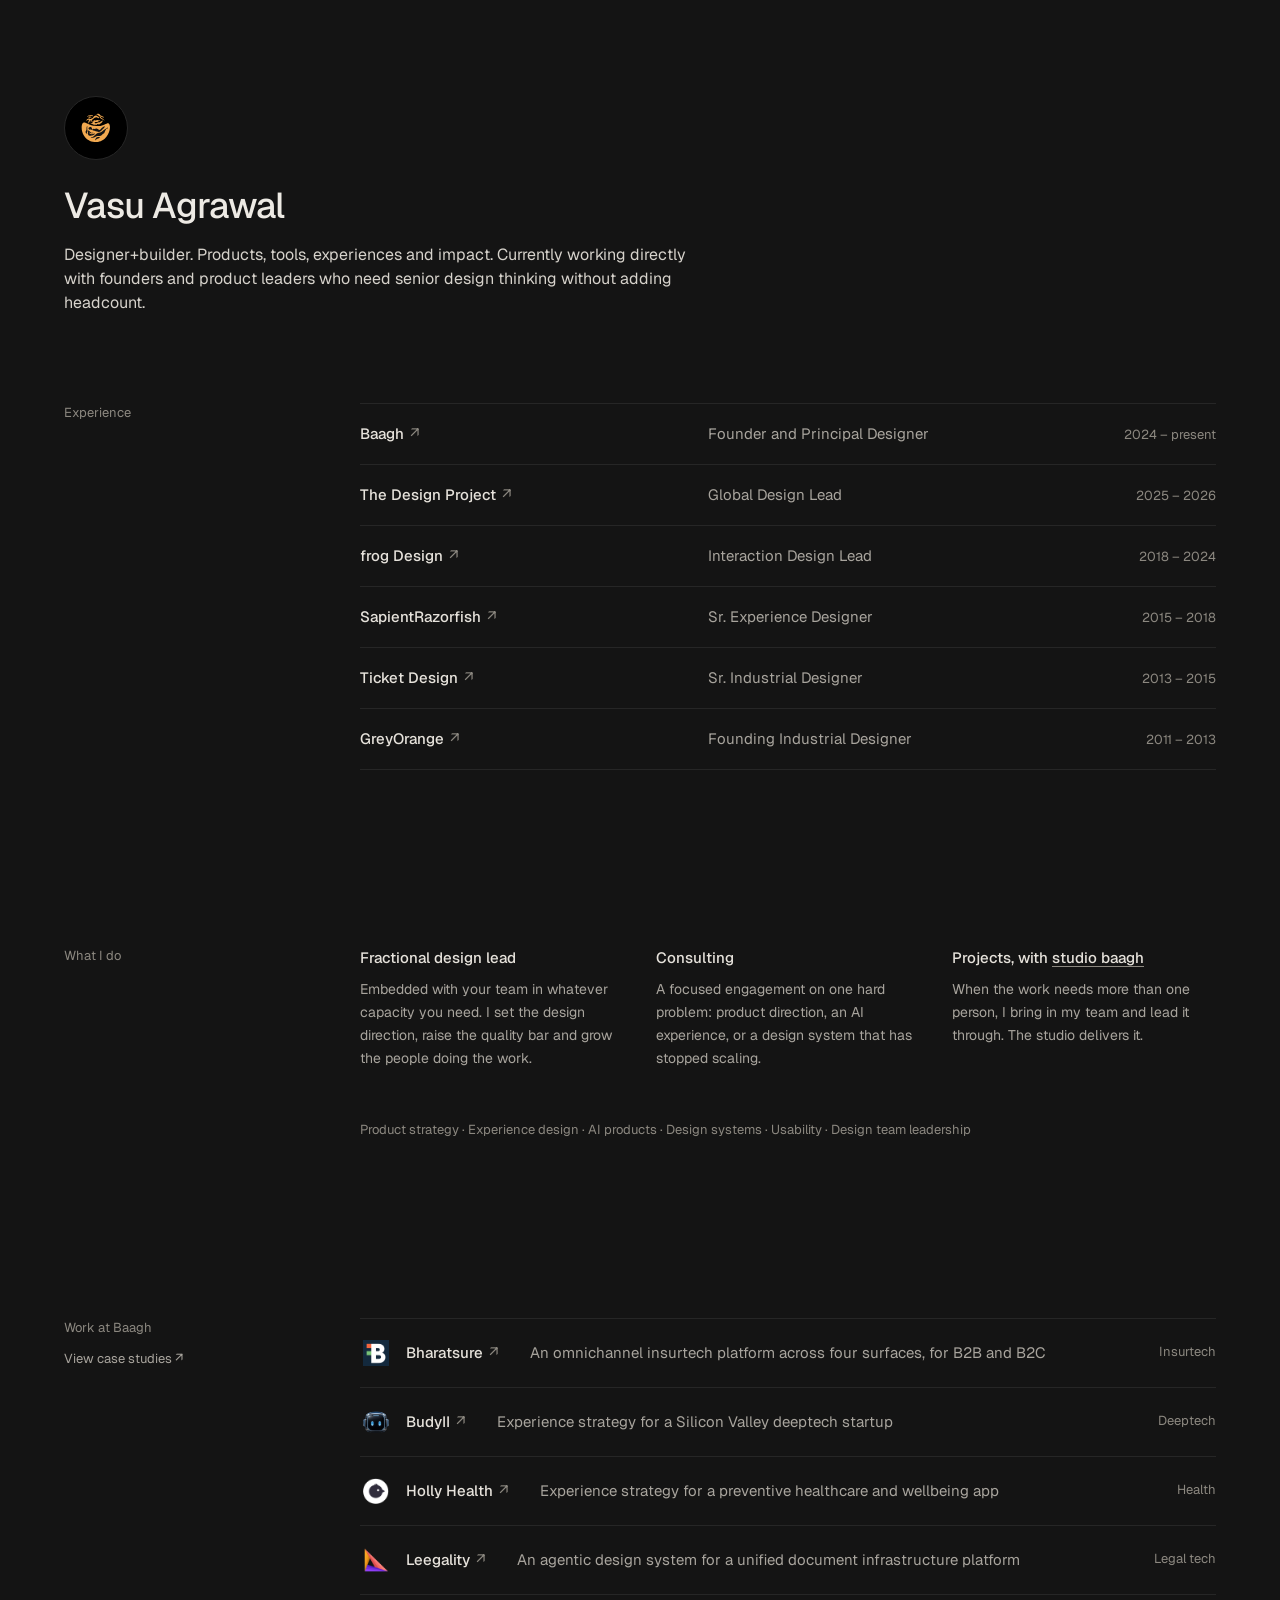
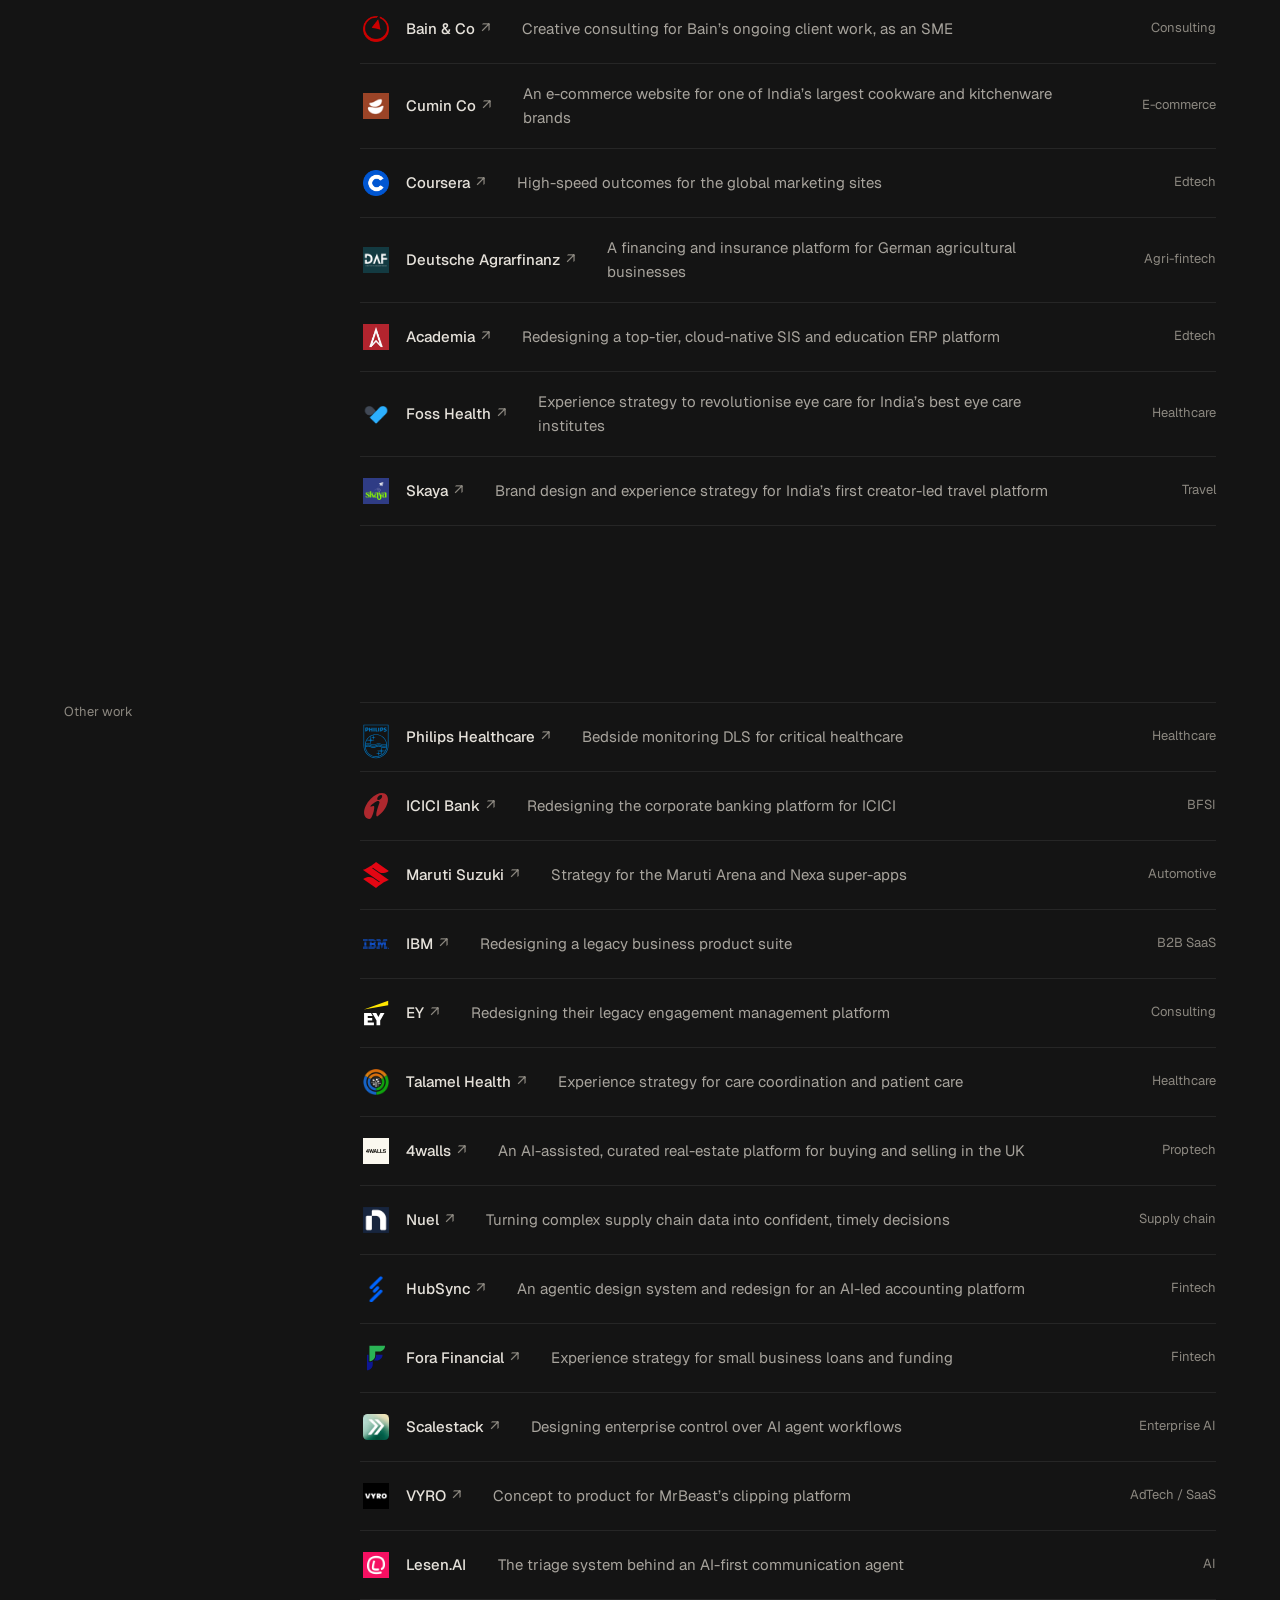
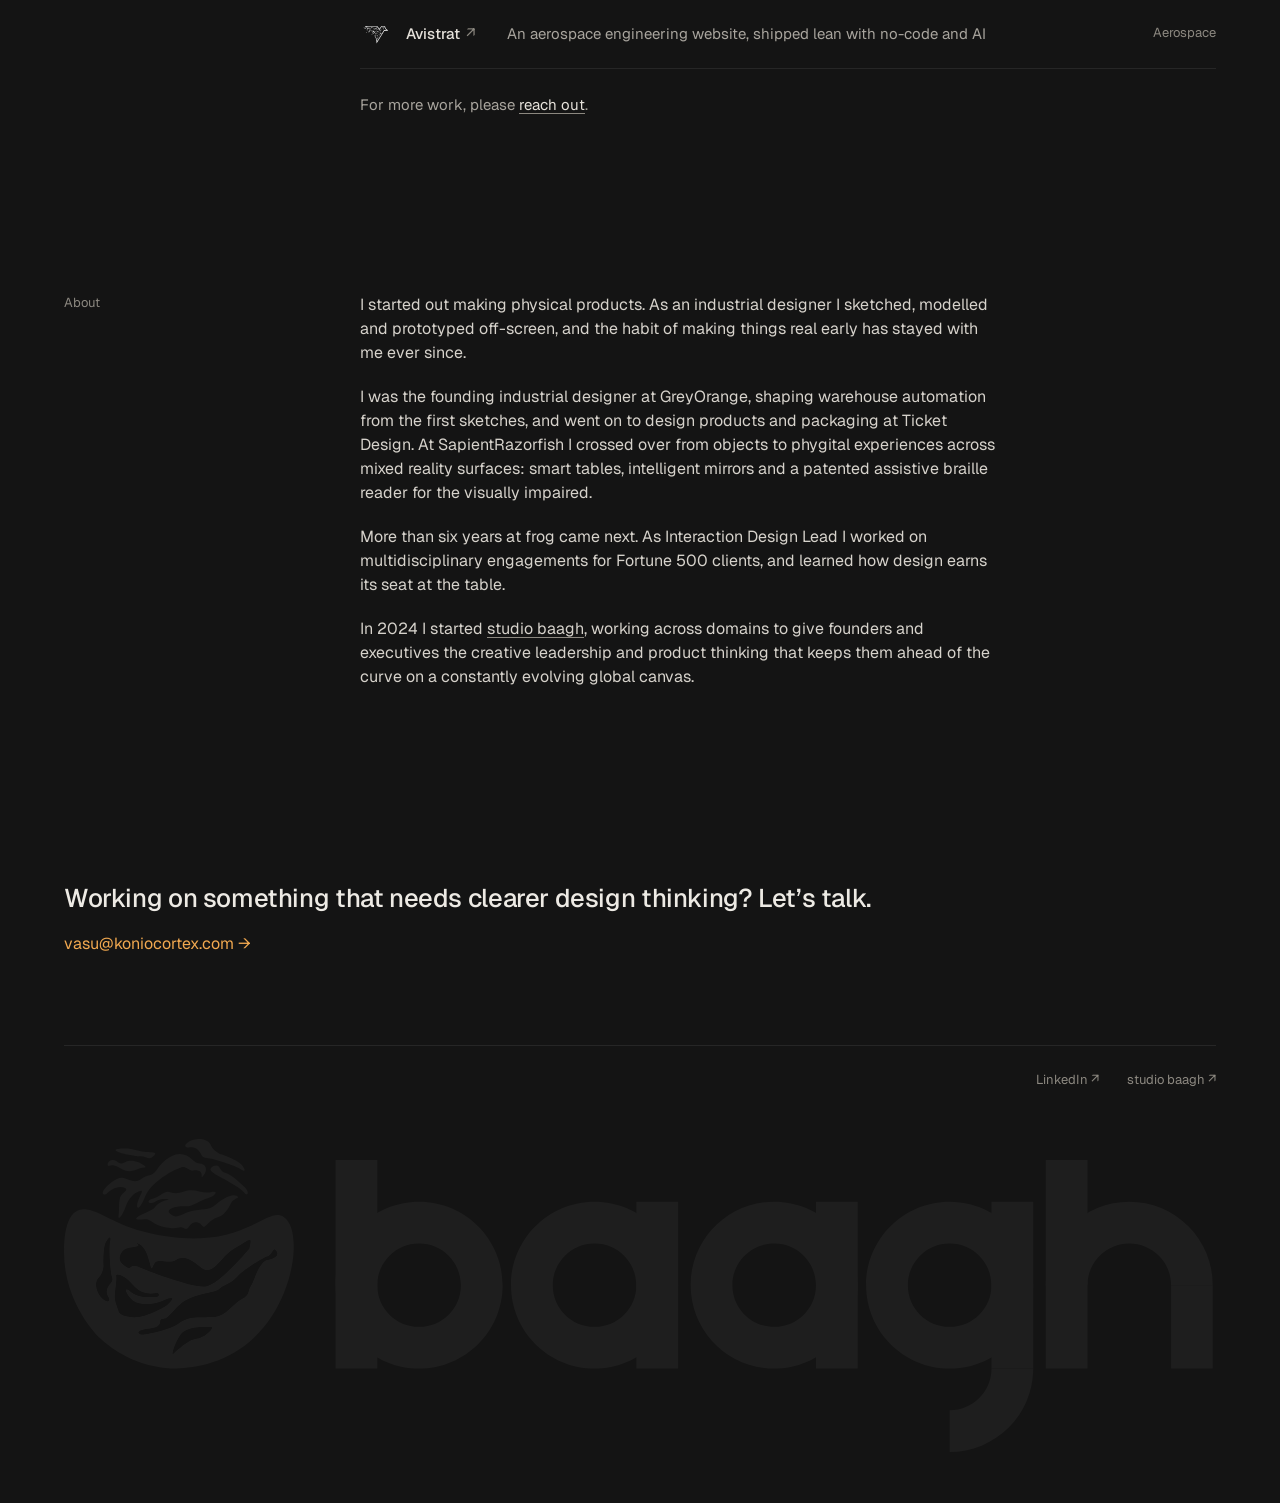
<file: index.html>
<!doctype html>
<html lang="en">
<head>
  <meta charset="utf-8">
  <meta name="viewport" content="width=device-width, initial-scale=1">
  <title>Vasu Agrawal — baagh</title>
  <meta name="description" content="Vasu Agrawal is a fractional design lead and consultant for founders and product teams.">
  <meta name="theme-color" content="#000000">
  <link rel="icon" href="assets/tiger-mark.svg" type="image/svg+xml">
  <link rel="preconnect" href="https://fonts.googleapis.com">
  <link rel="preconnect" href="https://fonts.gstatic.com" crossorigin>
  <link href="https://fonts.googleapis.com/css2?family=Geist:wght@400;500&display=swap" rel="stylesheet">
  <link rel="stylesheet" href="styles.css">
  <script src="script.js" defer></script>
</head>
<body id="top">
  <a class="skip" href="#main">Skip to content</a>

  <!-- Hidden on load; script.js reveals it once What I do enters the viewport. -->
  <header class="site-header" data-reveal>
    <nav class="nav wrap" aria-label="Main">
      <div class="nav-links">
        <a href="#about">About</a>
        <a href="#expertise">What I do</a>
        <a href="#work">Work</a>
        <a href="#contact">Contact</a>
      </div>
      <a class="nav-cta" href="https://www.baaghdesign.co" target="_blank" rel="noopener">studio baagh<span class="arrow" aria-hidden="true">↗</span></a>
    </nav>
  </header>

  <main id="main" class="wrap">

    <div class="intro">
      <span class="avatar"><img src="assets/tiger-mark.svg" alt="" width="40" height="40"></span>
      <h1 class="name">Vasu Agrawal</h1>
      <p class="intro-copy">Designer+builder. Products, tools, experiences and impact. Currently working directly with founders and product leaders who need senior design thinking without adding headcount.</p>
    </div>

    <section id="experience" class="sec sec-first">
      <h2 class="sec-label">Experience</h2>
      <div class="sec-body">
        <div class="rows">
          <div class="row">
            <span class="row-title"><a class="org" href="https://www.baaghdesign.co" target="_blank" rel="noopener">Baagh<span class="arrow" aria-hidden="true">↗</span></a></span>
            <span class="row-mid">Founder and Principal Designer</span>
            <span class="row-end">2024 – present</span>
          </div>
          <div class="row">
            <span class="row-title"><a class="org" href="https://designproject.io" target="_blank" rel="noopener">The Design Project<span class="arrow" aria-hidden="true">↗</span></a></span>
            <span class="row-mid">Global Design Lead</span>
            <span class="row-end">2025 – 2026</span>
          </div>
          <div class="row">
            <span class="row-title"><a class="org" href="https://www.frog.co" target="_blank" rel="noopener">frog Design<span class="arrow" aria-hidden="true">↗</span></a></span>
            <span class="row-mid">Interaction Design Lead</span>
            <span class="row-end">2018 – 2024</span>
          </div>
          <div class="row">
            <span class="row-title"><a class="org" href="https://www.publicissapient.com" target="_blank" rel="noopener">SapientRazorfish<span class="arrow" aria-hidden="true">↗</span></a></span>
            <span class="row-mid">Sr. Experience Designer</span>
            <span class="row-end">2015 – 2018</span>
          </div>
          <div class="row">
            <span class="row-title"><a class="org" href="https://www.ticketdesign.com" target="_blank" rel="noopener">Ticket Design<span class="arrow" aria-hidden="true">↗</span></a></span>
            <span class="row-mid">Sr. Industrial Designer</span>
            <span class="row-end">2013 – 2015</span>
          </div>
          <div class="row">
            <span class="row-title"><a class="org" href="https://www.greyorange.com" target="_blank" rel="noopener">GreyOrange<span class="arrow" aria-hidden="true">↗</span></a></span>
            <span class="row-mid">Founding Industrial Designer</span>
            <span class="row-end">2011 – 2013</span>
          </div>
        </div>
      </div>
    </section>

    <section id="expertise" class="sec">
      <h2 class="sec-label">What I do</h2>
      <div class="sec-body">
        <div class="cols3">
          <div>
            <h3 class="offer-title">Fractional design lead</h3>
            <p class="offer-copy">Embedded with your team in whatever capacity you need. I set the design direction, raise the quality bar and grow the people doing the work.</p>
          </div>
          <div>
            <h3 class="offer-title">Consulting</h3>
            <p class="offer-copy">A focused engagement on one hard problem: product direction, an AI experience, or a design system that has stopped scaling.</p>
          </div>
          <div>
            <h3 class="offer-title">Projects, with <a class="link" href="https://www.baaghdesign.co" target="_blank" rel="noopener">studio baagh</a></h3>
            <p class="offer-copy">When the work needs more than one person, I bring in my team and lead it through. The studio delivers it.</p>
          </div>
        </div>
        <p class="tags">Product strategy · Experience design · AI products · Design systems · Usability · Design team leadership</p>
      </div>
    </section>

    <section id="work" class="sec work">
      <div class="sec-label">
        <h2 class="sec-label-text">Work at Baagh</h2>
        <a href="https://www.baaghdesign.co" target="_blank" rel="noopener">View case studies ↗</a>
      </div>
      <div class="sec-body">
        <!--
          Each row:
          - Logo: replace the initial inside .row-logo with
            <img src="assets/logos/<client>.svg" alt="">
          - Preview: data-preview points to an image (or .mp4/.webm) shown in
            the floating thumbnail on hover. Missing files fall back to a
            placeholder, so drop files into assets/work/ and they appear.
        -->
        <div class="rows">
          <a class="row work-row" href="https://bharatsure.com" target="_blank" rel="noopener" data-preview="assets/work/bharatsure.jpg">
            <span class="row-title"><span class="row-logo" aria-hidden="true"><img src="assets/logos/bharatsure.png" alt=""></span>Bharatsure<span class="arrow" aria-hidden="true">↗</span></span>
            <span class="row-mid">An omnichannel insurtech platform across four surfaces, for B2B and B2C</span>
            <span class="row-end">Insurtech</span>
          </a>
          <a class="row work-row" href="https://budybot.ai" target="_blank" rel="noopener" data-preview="assets/work/budyii.jpg">
            <span class="row-title"><span class="row-logo" aria-hidden="true"><img src="assets/logos/budyii.png" alt=""></span>BudyII<span class="arrow" aria-hidden="true">↗</span></span>
            <span class="row-mid">Experience strategy for a Silicon Valley deeptech startup</span>
            <span class="row-end">Deeptech</span>
          </a>
          <a class="row work-row" href="https://www.hollyhealth.io" target="_blank" rel="noopener" data-preview="assets/work/holly-health.jpg">
            <span class="row-title"><span class="row-logo" aria-hidden="true"><img src="assets/logos/holly-health-light.png" alt=""></span>Holly Health<span class="arrow" aria-hidden="true">↗</span></span>
            <span class="row-mid">Experience strategy for a preventive healthcare and wellbeing app</span>
            <span class="row-end">Health</span>
          </a>
          <a class="row work-row" href="https://www.leegality.com" target="_blank" rel="noopener" data-preview="assets/work/leegality.jpg">
            <span class="row-title"><span class="row-logo" aria-hidden="true"><img src="assets/logos/leegality.png" alt=""></span>Leegality<span class="arrow" aria-hidden="true">↗</span></span>
            <span class="row-mid">An agentic design system for a unified document infrastructure platform</span>
            <span class="row-end">Legal tech</span>
          </a>
          <a class="row work-row" href="https://www.bain.com" target="_blank" rel="noopener">
            <span class="row-title"><span class="row-logo" aria-hidden="true"><img src="assets/logos/bain.png" alt=""></span>Bain &amp; Co<span class="arrow" aria-hidden="true">↗</span></span>
            <span class="row-mid">Creative consulting for Bain’s ongoing client work, as an SME</span>
            <span class="row-end">Consulting</span>
          </a>
          <a class="row work-row" href="https://www.cuminco.com" target="_blank" rel="noopener" data-preview="assets/work/cumin-co.jpg">
            <span class="row-title"><span class="row-logo" aria-hidden="true"><img src="assets/logos/cumin-co.png" alt=""></span>Cumin Co<span class="arrow" aria-hidden="true">↗</span></span>
            <span class="row-mid">An e-commerce website for one of India’s largest cookware and kitchenware brands</span>
            <span class="row-end">E-commerce</span>
          </a>
          <a class="row work-row" href="https://www.coursera.org" target="_blank" rel="noopener" data-preview="assets/work/coursera.jpg">
            <span class="row-title"><span class="row-logo" aria-hidden="true"><img src="assets/logos/coursera.png" alt=""></span>Coursera<span class="arrow" aria-hidden="true">↗</span></span>
            <span class="row-mid">High-speed outcomes for the global marketing sites</span>
            <span class="row-end">Edtech</span>
          </a>
          <a class="row work-row" href="https://www.deutsche-agrarfinanz.de" target="_blank" rel="noopener" data-preview="assets/work/deutsche-agrarfinanz.jpg">
            <span class="row-title"><span class="row-logo" aria-hidden="true"><img src="assets/logos/deutsche-agrarfinanz.png" alt=""></span>Deutsche Agrarfinanz<span class="arrow" aria-hidden="true">↗</span></span>
            <span class="row-mid">A financing and insurance platform for German agricultural businesses</span>
            <span class="row-end">Agri-fintech</span>
          </a>
          <a class="row work-row" href="https://www.academiaerp.com" target="_blank" rel="noopener" data-preview="assets/work/academia-serosoft.jpg">
            <span class="row-title"><span class="row-logo" aria-hidden="true"><img src="assets/logos/academia-serosoft.png" alt=""></span>Academia<span class="arrow" aria-hidden="true">↗</span></span>
            <span class="row-mid">Redesigning a top-tier, cloud-native SIS and education ERP platform</span>
            <span class="row-end">Edtech</span>
          </a>
          <a class="row work-row" href="https://www.foss.health" target="_blank" rel="noopener" data-preview="assets/work/foss-health.jpg">
            <span class="row-title"><span class="row-logo" aria-hidden="true"><img src="assets/logos/foss-health.png" alt=""></span>Foss Health<span class="arrow" aria-hidden="true">↗</span></span>
            <span class="row-mid">Experience strategy to revolutionise eye care for India’s best eye care institutes</span>
            <span class="row-end">Healthcare</span>
          </a>
          <a class="row work-row" href="https://skaya.club" target="_blank" rel="noopener" data-preview="assets/work/skaya.jpg">
            <span class="row-title"><span class="row-logo" aria-hidden="true"><img src="assets/logos/skaya.png" alt=""></span>Skaya<span class="arrow" aria-hidden="true">↗</span></span>
            <span class="row-mid">Brand design and experience strategy for India’s first creator-led travel platform</span>
            <span class="row-end">Travel</span>
          </a>
        </div>
      </div>
    </section>

    <section id="clients" class="sec clients">
      <h2 class="sec-label">Other work</h2>
      <div class="sec-body">
        <!--
          Notable clients across all roles. Same logo slot as Selected work:
          put the logo inside .row-logo (initial letter as fallback):
          <img src="assets/logos/<client>.svg" alt="">
        -->
        <div class="rows">
          <a class="row client-row" href="https://www.philips.com/healthcare" target="_blank" rel="noopener">
            <span class="row-title"><span class="row-logo" aria-hidden="true"><img src="assets/logos/philips.svg" alt=""></span>Philips Healthcare<span class="arrow" aria-hidden="true">↗</span></span>
            <span class="row-mid">Bedside monitoring DLS for critical healthcare</span>
            <span class="row-end">Healthcare</span>
          </a>
          <a class="row client-row" href="https://www.icicibank.com" target="_blank" rel="noopener">
            <span class="row-title"><span class="row-logo" aria-hidden="true"><img src="assets/logos/icici-bank.svg" alt=""></span>ICICI Bank<span class="arrow" aria-hidden="true">↗</span></span>
            <span class="row-mid">Redesigning the corporate banking platform for ICICI</span>
            <span class="row-end">BFSI</span>
          </a>
          <a class="row client-row" href="https://www.marutisuzuki.com" target="_blank" rel="noopener">
            <span class="row-title"><span class="row-logo" aria-hidden="true"><img src="assets/logos/maruti-suzuki.svg" alt=""></span>Maruti Suzuki<span class="arrow" aria-hidden="true">↗</span></span>
            <span class="row-mid">Strategy for the Maruti Arena and Nexa super-apps</span>
            <span class="row-end">Automotive</span>
          </a>
          <a class="row client-row" href="https://www.ibm.com" target="_blank" rel="noopener">
            <span class="row-title"><span class="row-logo" aria-hidden="true"><img src="assets/logos/ibm.svg" alt=""></span>IBM<span class="arrow" aria-hidden="true">↗</span></span>
            <span class="row-mid">Redesigning a legacy business product suite</span>
            <span class="row-end">B2B SaaS</span>
          </a>
          <a class="row client-row" href="https://www.ey.com" target="_blank" rel="noopener">
            <span class="row-title"><span class="row-logo" aria-hidden="true"><img src="assets/logos/ey.svg" alt=""></span>EY<span class="arrow" aria-hidden="true">↗</span></span>
            <span class="row-mid">Redesigning their legacy engagement management platform</span>
            <span class="row-end">Consulting</span>
          </a>
          <a class="row client-row" href="https://www.talamelhealthtech.com" target="_blank" rel="noopener">
            <span class="row-title"><span class="row-logo" aria-hidden="true"><img src="assets/logos/talamel-health.png" alt=""></span>Talamel Health<span class="arrow" aria-hidden="true">↗</span></span>
            <span class="row-mid">Experience strategy for care coordination and patient care</span>
            <span class="row-end">Healthcare</span>
          </a>
          <a class="row client-row" href="https://www.4walls.io" target="_blank" rel="noopener">
            <span class="row-title"><span class="row-logo" aria-hidden="true"><img src="assets/logos/4walls.png" alt=""></span>4walls<span class="arrow" aria-hidden="true">↗</span></span>
            <span class="row-mid">An AI-assisted, curated real-estate platform for buying and selling in the UK</span>
            <span class="row-end">Proptech</span>
          </a>
          <a class="row client-row" href="https://www.nuel.ai" target="_blank" rel="noopener">
            <span class="row-title"><span class="row-logo" aria-hidden="true"><img src="assets/logos/nuel.png" alt=""></span>Nuel<span class="arrow" aria-hidden="true">↗</span></span>
            <span class="row-mid">Turning complex supply chain data into confident, timely decisions</span>
            <span class="row-end">Supply chain</span>
          </a>
          <a class="row client-row" href="https://hubsync.com" target="_blank" rel="noopener">
            <span class="row-title"><span class="row-logo" aria-hidden="true"><img src="assets/logos/hubsync.png" alt=""></span>HubSync<span class="arrow" aria-hidden="true">↗</span></span>
            <span class="row-mid">An agentic design system and redesign for an AI-led accounting platform</span>
            <span class="row-end">Fintech</span>
          </a>
          <a class="row client-row" href="https://www.forafinancial.com/home-v2/" target="_blank" rel="noopener">
            <span class="row-title"><span class="row-logo" aria-hidden="true"><img src="assets/logos/fora-financial.svg" alt=""></span>Fora Financial<span class="arrow" aria-hidden="true">↗</span></span>
            <span class="row-mid">Experience strategy for small business loans and funding</span>
            <span class="row-end">Fintech</span>
          </a>
          <a class="row client-row" href="https://scalestack.ai" target="_blank" rel="noopener">
            <span class="row-title"><span class="row-logo" aria-hidden="true"><img src="assets/logos/scalestack.svg" alt=""></span>Scalestack<span class="arrow" aria-hidden="true">↗</span></span>
            <span class="row-mid">Designing enterprise control over AI agent workflows</span>
            <span class="row-end">Enterprise AI</span>
          </a>
          <a class="row client-row" href="https://vyro.com" target="_blank" rel="noopener">
            <span class="row-title"><span class="row-logo" aria-hidden="true"><img src="assets/logos/vyro.png" alt=""></span>VYRO<span class="arrow" aria-hidden="true">↗</span></span>
            <span class="row-mid">Concept to product for MrBeast’s clipping platform</span>
            <span class="row-end">AdTech / SaaS</span>
          </a>
          <div class="row client-row">
            <span class="row-title"><span class="row-logo" aria-hidden="true"><img src="assets/logos/lesen-ai.png" alt=""></span>Lesen.AI</span>
            <span class="row-mid">The triage system behind an AI-first communication agent</span>
            <span class="row-end">AI</span>
          </div>
          <a class="row client-row" href="https://www.avistrat.com" target="_blank" rel="noopener">
            <span class="row-title"><span class="row-logo" aria-hidden="true"><img src="assets/logos/avistrat.svg" alt=""></span>Avistrat<span class="arrow" aria-hidden="true">↗</span></span>
            <span class="row-mid">An aerospace engineering website, shipped lean with no-code and AI</span>
            <span class="row-end">Aerospace</span>
          </a>
        </div>
        <p class="more-note">For more work, please <button class="copy-mail" type="button" data-email="vasu@koniocortex.com">reach out</button>.</p>
      </div>
    </section>

    <section id="about" class="sec">
      <h2 class="sec-label">About</h2>
      <div class="sec-body">
        <p class="about-copy">I started out making physical products. As an industrial designer I sketched, modelled and prototyped off-screen, and the habit of making things real early has stayed with me ever since.</p>
        <p class="about-copy">I was the founding industrial designer at GreyOrange, shaping warehouse automation from the first sketches, and went on to design products and packaging at Ticket Design. At SapientRazorfish I crossed over from objects to phygital experiences across mixed reality surfaces: smart tables, intelligent mirrors and a patented assistive braille reader for the visually impaired.</p>
        <p class="about-copy">More than six years at frog came next. As Interaction Design Lead I worked on multidisciplinary engagements for Fortune 500 clients, and learned how design earns its seat at the table.</p>
        <p class="about-copy">In 2024 I started <a class="link" href="https://www.baaghdesign.co" target="_blank" rel="noopener">studio baagh</a>, working across domains to give founders and executives the creative leadership and product thinking that keeps them ahead of the curve on a constantly evolving global canvas.</p>
      </div>
    </section>

    <footer id="contact" class="sec contact">
      <div class="contact-body">
        <p class="contact-line">Working on something that needs clearer design thinking? Let’s talk.</p>
        <a class="contact-mail" href="mailto:vasu@koniocortex.com">vasu@koniocortex.com →</a>

        <div class="foot">
          <div class="foot-links">
            <a href="https://www.linkedin.com/in/agrawalvasu86/" target="_blank" rel="noopener">LinkedIn ↗</a>
            <a href="https://www.baaghdesign.co" target="_blank" rel="noopener">studio baagh ↗</a>
          </div>
        </div>
      </div>
    </footer>
  </main>

  <div class="wrap watermark" aria-hidden="true">
    <img src="assets/baagh-logo.svg" alt="" width="294" height="80">
  </div>

  <div class="preview" aria-hidden="true"></div>
</body>
</html>
</file>
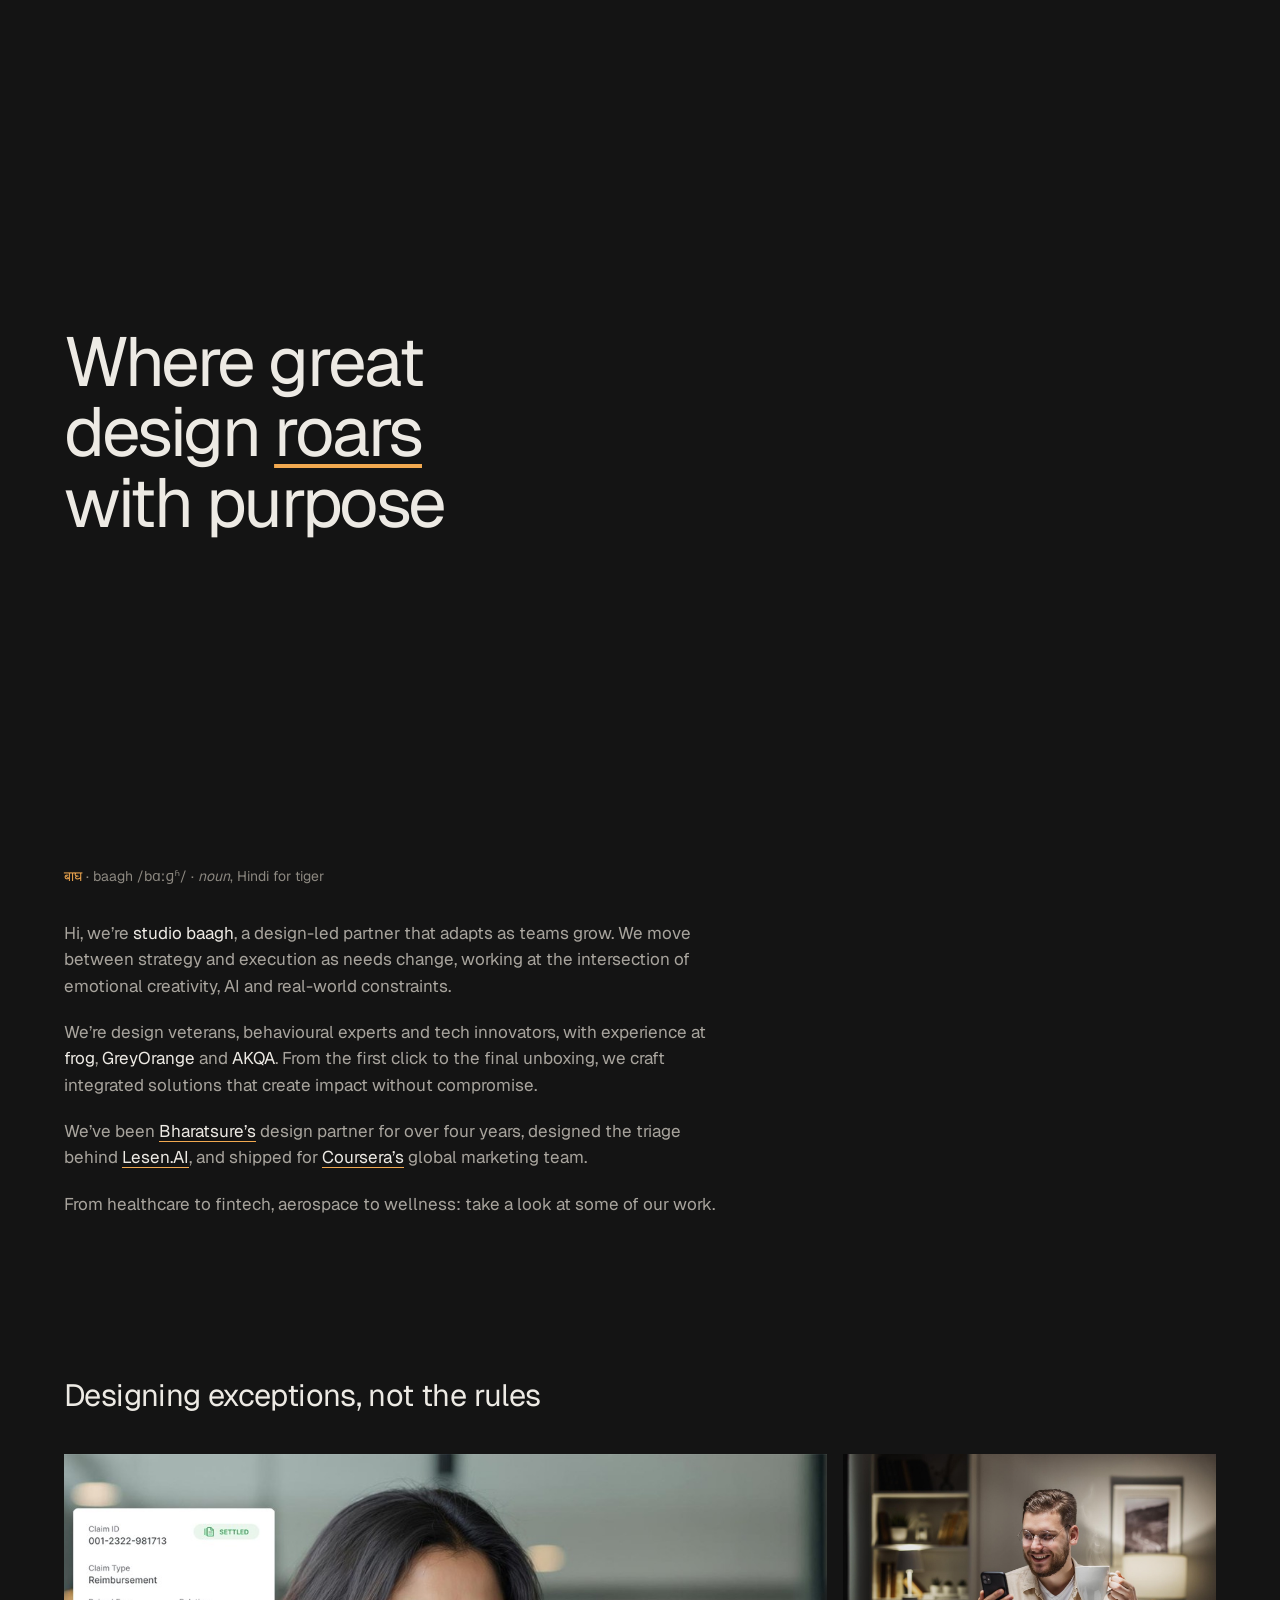
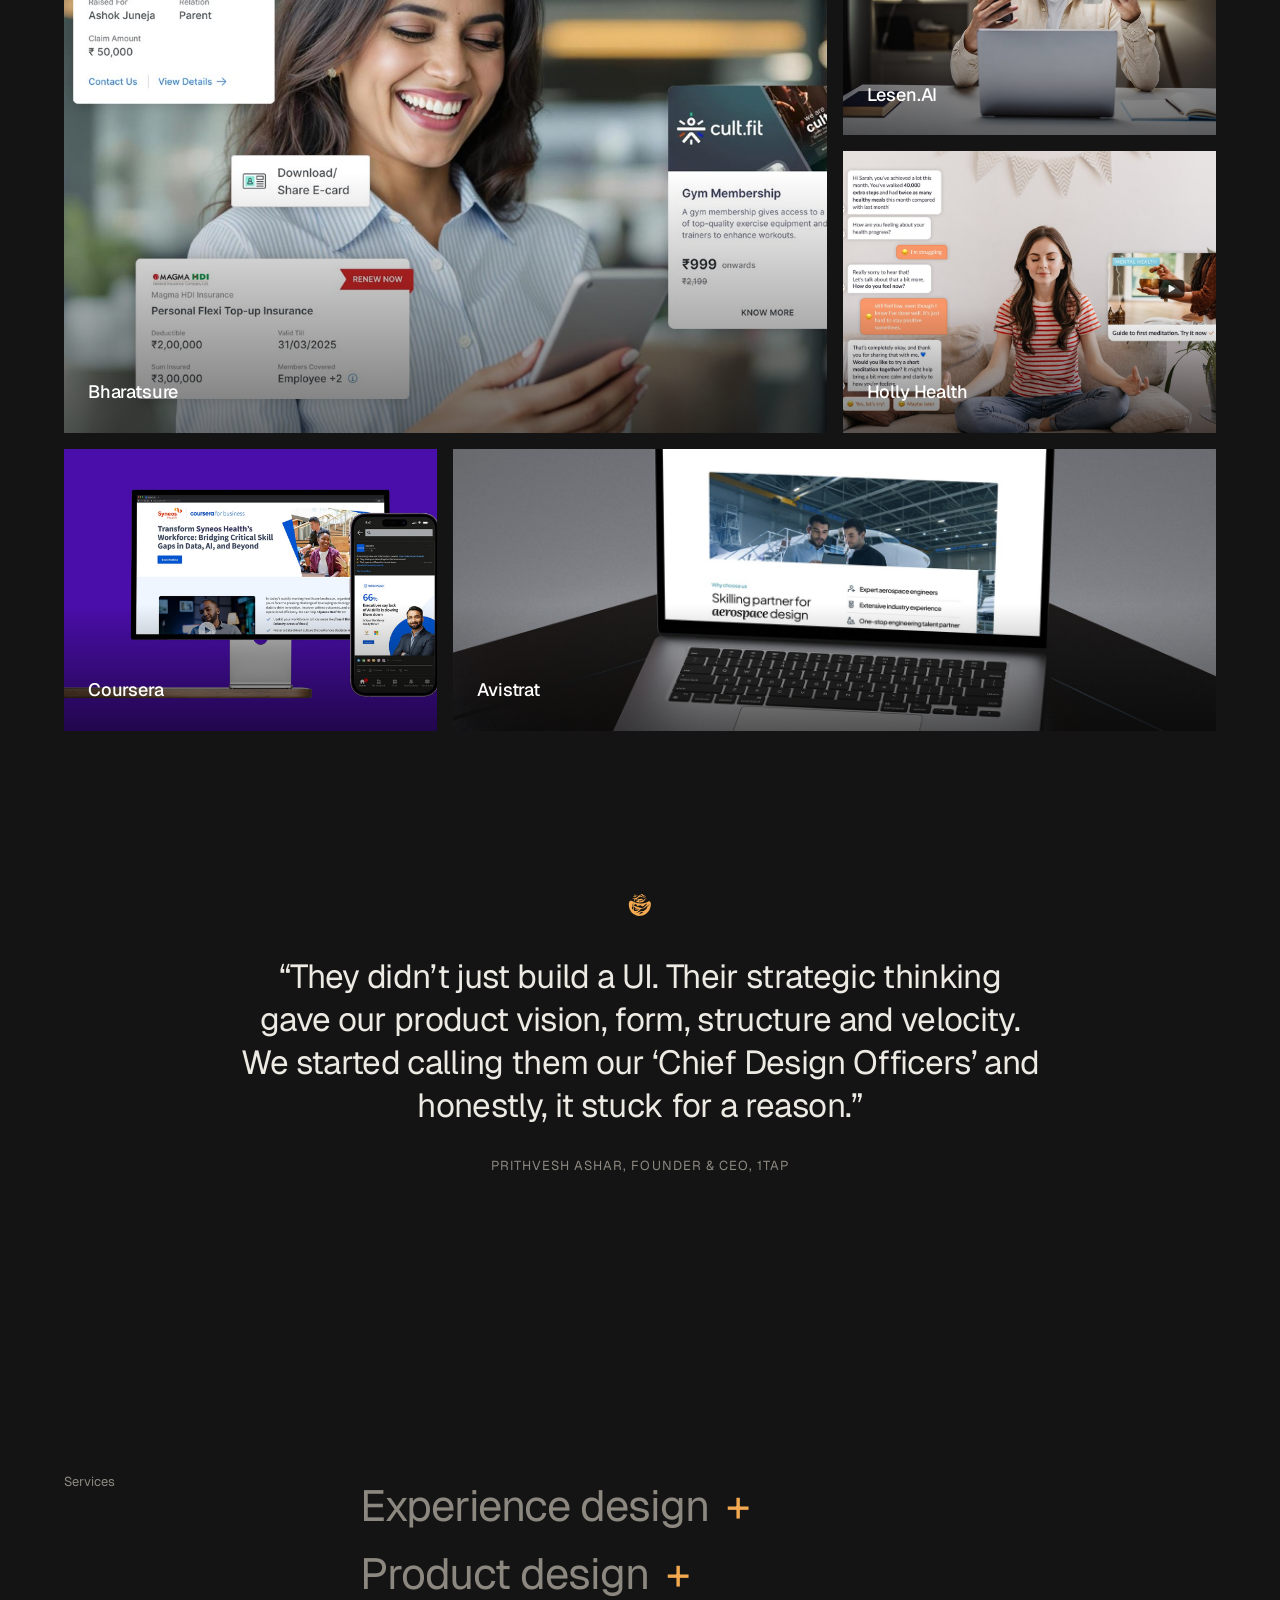
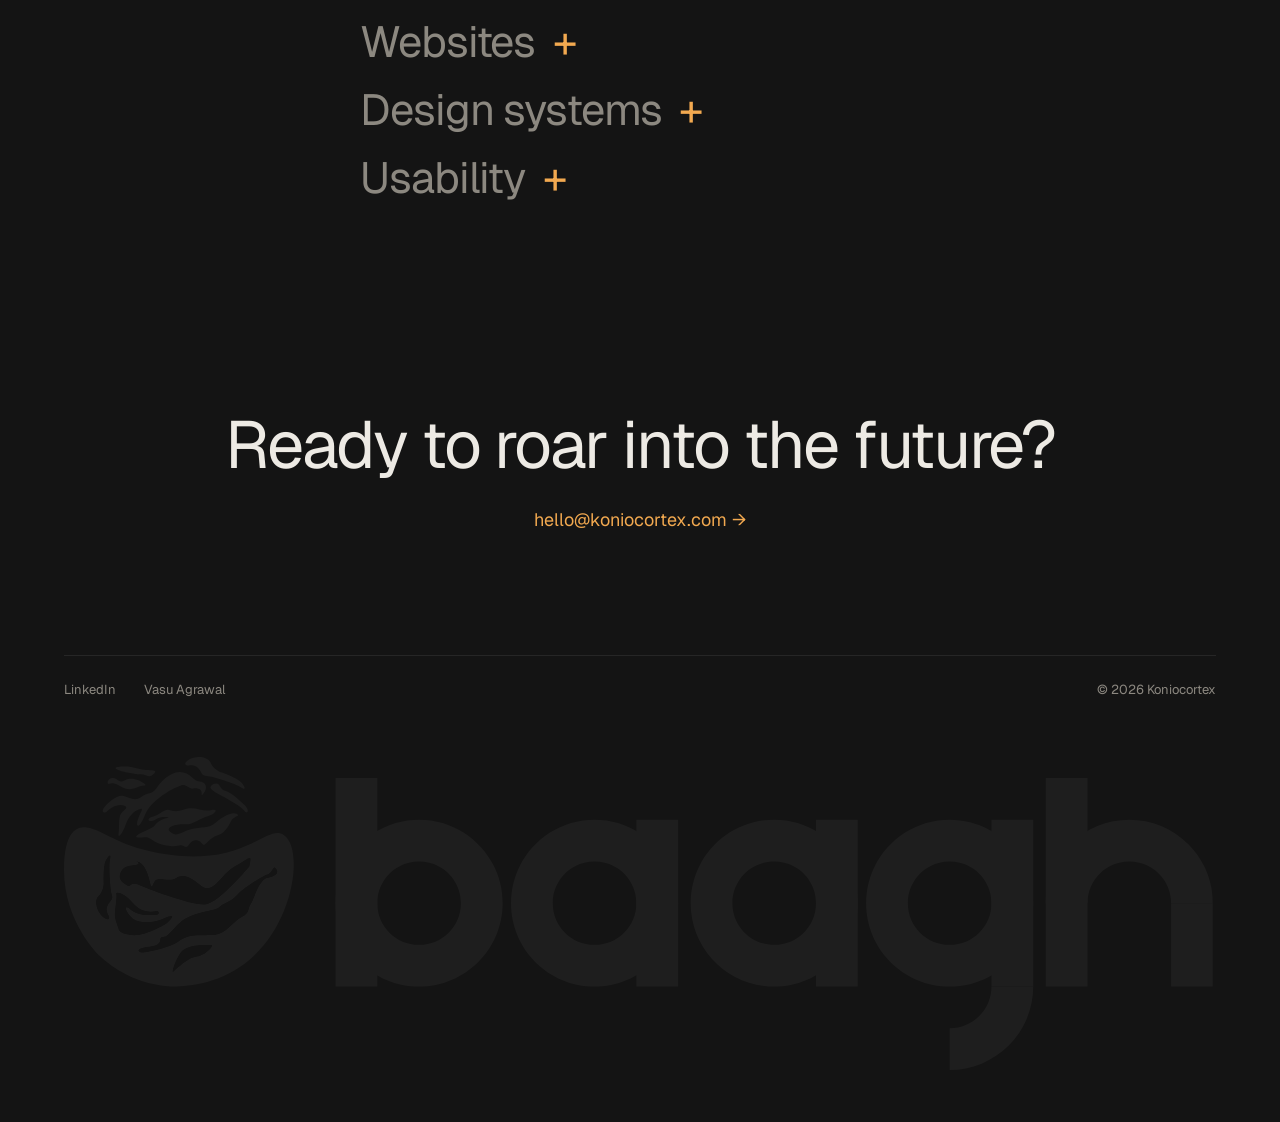
<file: studio/index.html>
<!DOCTYPE html>
<html lang="en">
<head>
  <meta charset="utf-8">
  <meta name="viewport" content="width=device-width, initial-scale=1">
  <title>studio baagh — your design partners</title>
  <meta name="description" content="studio baagh is a design-led partner for founders and product teams, working across strategy and execution.">
  <link rel="icon" href="../assets/tiger-mark.svg" type="image/svg+xml">
  <link rel="preconnect" href="https://fonts.googleapis.com">
  <link rel="preconnect" href="https://fonts.gstatic.com" crossorigin>
  <link href="https://fonts.googleapis.com/css2?family=Geist:wght@400;500&display=swap" rel="stylesheet">
  <link rel="stylesheet" href="../styles.css">
  <link rel="stylesheet" href="studio.css">
  <script src="../script.js" defer></script>
  <script src="studio.js" defer></script>
</head>
<body id="top" class="studio">
  <a class="skip" href="#main">Skip to content</a>

  <header class="site-header" data-reveal="#work">
    <nav class="nav wrap" aria-label="Main">
      <div class="s-nav-left">
        <a class="s-logo" href="#top" aria-label="studio baagh home"><img src="../assets/baagh-logo.svg" alt="baagh" width="110" height="30"></a>
        <div class="nav-links">
          <a href="#about">About</a>
          <a href="#work">Work</a>
          <a href="#services">Services</a>
          <a href="#contact">Contact</a>
        </div>
      </div>
      <a class="nav-cta" href="#contact">Contact us<span class="arrow" aria-hidden="true">→</span></a>
    </nav>
  </header>

  <main id="main">

    <!-- Hero: line left, montage right -->
    <section class="s-hero wrap">
      <div class="s-hero-text">
        <h1 class="s-hero-title">Where great design <em>roars</em> with purpose</h1>
      </div>
      <div class="s-hero-media">
        <video src="assets/montage.mp4" poster="assets/montage.jpg" autoplay muted loop playsinline aria-label="A montage of studio baagh projects"></video>
      </div>
    </section>

    <!-- Intro -->
    <section id="about" class="s-intro wrap">
      <p class="s-eyebrow"><span lang="hi">बाघ</span> · baagh /bɑːɡʱ/ · <em>noun</em>, Hindi for tiger</p>
      <div class="s-intro-copy">
        <p>Hi, we’re <strong>studio baagh</strong>, a design-led partner that adapts as teams grow. We move between strategy and execution as needs change, working at the intersection of emotional creativity, AI and real-world constraints.</p>
        <p>We’re design veterans, behavioural experts and tech innovators, with experience at <strong>frog</strong>, <strong>GreyOrange</strong> and <strong>AKQA</strong>. From the first click to the final unboxing, we craft integrated solutions that create impact without compromise.</p>
        <p>We’ve been <a href="#bharatsure">Bharatsure’s</a> design partner for over four years, designed the triage behind <a href="#lesen-ai">Lesen.AI</a>, and shipped for <a href="#coursera">Coursera’s</a> global marketing team.</p>
        <p>From healthcare to fintech, aerospace to wellness: take a look at some of our work.</p>
      </div>
    </section>

    <!-- Work: bento tiles, name only; the title line shows on hover -->
    <section id="work" class="s-work wrap">
      <h2 class="s-work-title">Designing exceptions, not the rules</h2>
      <div class="s-bento">
        <a id="bharatsure" class="tile tile-a" href="bharatsure/">
          <img src="assets/work/bharatsure.jpg" alt="" width="1280" height="800" loading="lazy">
          <span class="tile-text">
            <span class="tile-name">Bharatsure</span>
            <span class="tile-line">Designing a full-stack insurance product that works for people, and teams</span>
          </span>
        </a>
        <a id="lesen-ai" class="tile tile-b" href="https://www.baaghdesign.co/ai-powered-communication" target="_blank" rel="noopener">
          <img src="assets/work/lesen-ai.jpg" alt="" width="1600" height="1067" loading="lazy">
          <span class="tile-text">
            <span class="tile-name">Lesen.AI</span>
            <span class="tile-line">Designing for clarity in the chaos of communication</span>
          </span>
        </a>
        <a id="holly-health" class="tile tile-c" href="https://www.baaghdesign.co/digital-health-coaching-with-intelligence" target="_blank" rel="noopener">
          <img src="assets/work/holly-health.jpg" alt="" width="1280" height="800" loading="lazy">
          <span class="tile-text">
            <span class="tile-name">Holly Health</span>
            <span class="tile-line">Changing preventive healthcare through digital health coaching</span>
          </span>
        </a>
        <a id="coursera" class="tile tile-d" href="https://www.baaghdesign.co/coursera-global-marketing" target="_blank" rel="noopener">
          <img src="assets/work/coursera.jpg" alt="" width="1600" height="1000" loading="lazy">
          <span class="tile-text">
            <span class="tile-name">Coursera</span>
            <span class="tile-line">From landing pages to newsletters, designing for global marketing</span>
          </span>
        </a>
        <a id="avistrat" class="tile tile-e" href="https://www.baaghdesign.co/empowering-aerospace-excellence" target="_blank" rel="noopener">
          <img src="assets/work/avistrat.jpg" alt="" width="1600" height="1200" loading="lazy">
          <span class="tile-text">
            <span class="tile-name">Avistrat</span>
            <span class="tile-line">Designing a digital presence for aerospace excellence</span>
          </span>
        </a>
      </div>
    </section>

    <!-- Interlude -->
    <section class="s-quote wrap">
      <img src="../assets/tiger-mark.svg" alt="" width="28" height="28">
      <blockquote>“They didn’t just build a UI. Their strategic thinking gave our product vision, form, structure and velocity. We started calling them our ‘Chief Design Officers’ and honestly, it stuck for a reason.”</blockquote>
      <p>Prithvesh Ashar, Founder &amp; CEO, 1Tap</p>
    </section>

    <section id="services" class="sec wrap s-sec">
      <h2 class="sec-label">Services</h2>
      <div class="sec-body">
        <ul class="s-services">
          <li>
            <button class="svc" type="button" aria-haspopup="dialog" aria-controls="svc-sheet">Experience design<span class="svc-plus" aria-hidden="true">+</span></button>
            <div class="svc-detail" hidden>
              <p class="svc-detail-name">Experience design</p>
              <p>End-to-end journeys across every touchpoint, from research and service blueprints to the moments people remember.</p>
              <ul><li>Research</li><li>Journey mapping</li><li>Service design</li><li>Prototyping</li></ul>
            </div>
          </li>
          <li>
            <button class="svc" type="button" aria-haspopup="dialog" aria-controls="svc-sheet">Product design<span class="svc-plus" aria-hidden="true">+</span></button>
            <div class="svc-detail" hidden>
              <p class="svc-detail-name">Product design</p>
              <p>Zero-to-one concepts and mature products alike: the flows, interfaces and decisions that make them work.</p>
              <ul><li>Product strategy</li><li>UX and UI</li><li>Design for AI</li><li>MVPs</li></ul>
            </div>
          </li>
          <li>
            <button class="svc" type="button" aria-haspopup="dialog" aria-controls="svc-sheet">Websites<span class="svc-plus" aria-hidden="true">+</span></button>
            <div class="svc-detail" hidden>
              <p class="svc-detail-name">Websites</p>
              <p>Sites that explain clearly and convert, designed with intent and shipped lean with no-code and AI.</p>
              <ul><li>Marketing sites</li><li>Landing pages</li><li>Framer and Webflow builds</li><li>Content structure</li></ul>
            </div>
          </li>
          <li>
            <button class="svc" type="button" aria-haspopup="dialog" aria-controls="svc-sheet">Design systems<span class="svc-plus" aria-hidden="true">+</span></button>
            <div class="svc-detail" hidden>
              <p class="svc-detail-name">Design systems</p>
              <p>Tokens, components and documentation that keep teams fast and consistent as products grow.</p>
              <ul><li>Foundations and tokens</li><li>Component libraries</li><li>Documentation</li><li>Governance</li></ul>
            </div>
          </li>
          <li>
            <button class="svc" type="button" aria-haspopup="dialog" aria-controls="svc-sheet">Usability<span class="svc-plus" aria-hidden="true">+</span></button>
            <div class="svc-detail" hidden>
              <p class="svc-detail-name">Usability</p>
              <p>Testing and audits that show where people stumble, and what to fix first.</p>
              <ul><li>Usability testing</li><li>Heuristic audits</li><li>Accessibility reviews</li><li>Analytics reviews</li></ul>
            </div>
          </li>
        </ul>
      </div>
    </section>
  </main>

  <footer id="contact" class="s-footer wrap">
    <h2 class="s-footer-title">Ready to roar into the future?</h2>
    <a class="s-footer-mail" href="mailto:hello@koniocortex.com">hello@koniocortex.com →</a>
    <div class="s-footer-foot">
      <div class="foot-links">
        <a href="https://www.linkedin.com/company/studio-baagh" target="_blank" rel="noopener">LinkedIn</a>
        <a href="../">Vasu Agrawal</a>
      </div>
      <span>© 2026 Koniocortex</span>
    </div>
  </footer>

  <div class="wrap watermark" aria-hidden="true">
    <img src="../assets/baagh-logo.svg" alt="" width="294" height="80">
  </div>

  <!-- Service details: a floating card on hover, a sheet on touch -->
  <div class="svc-float" aria-hidden="true"></div>
  <dialog id="svc-sheet" class="svc-sheet" aria-label="Service details">
    <button class="svc-close" type="button" aria-label="Close">×</button>
    <div class="svc-sheet-body"></div>
  </dialog>
</body>
</html>
</file>
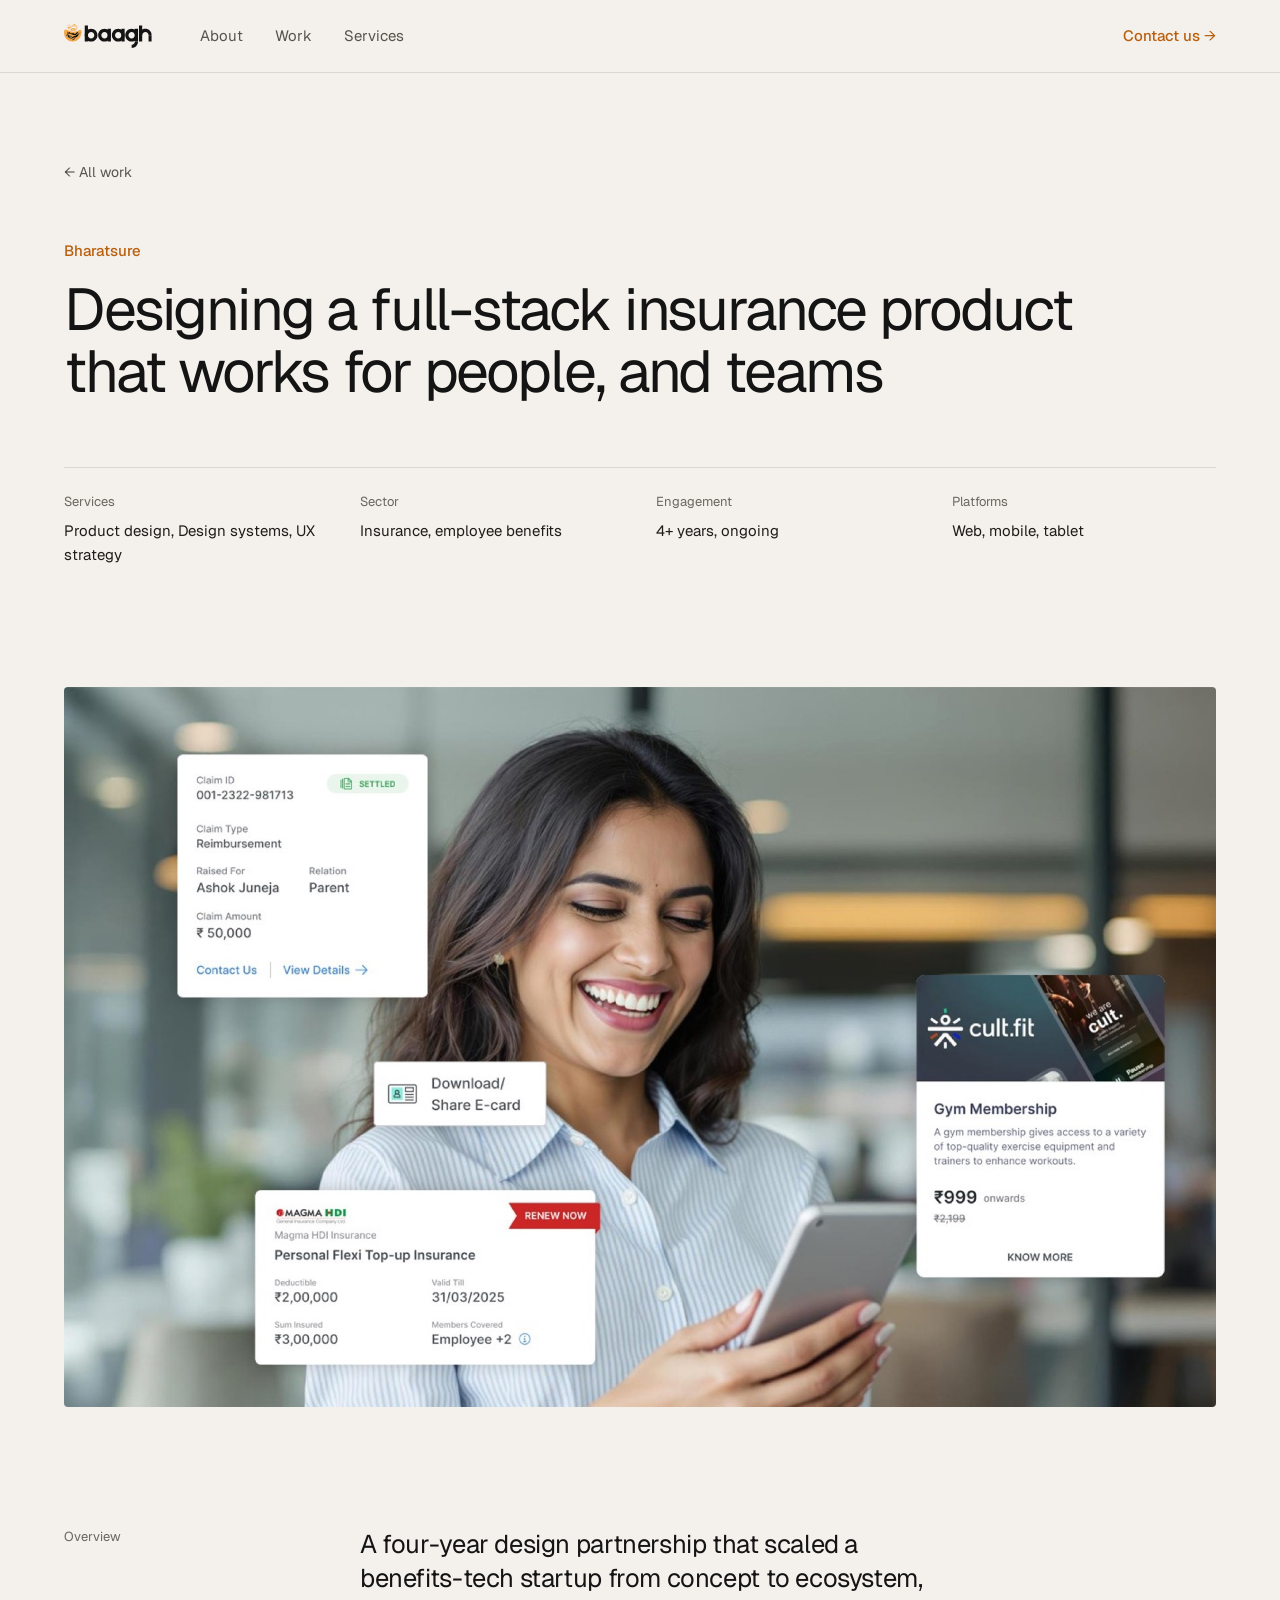
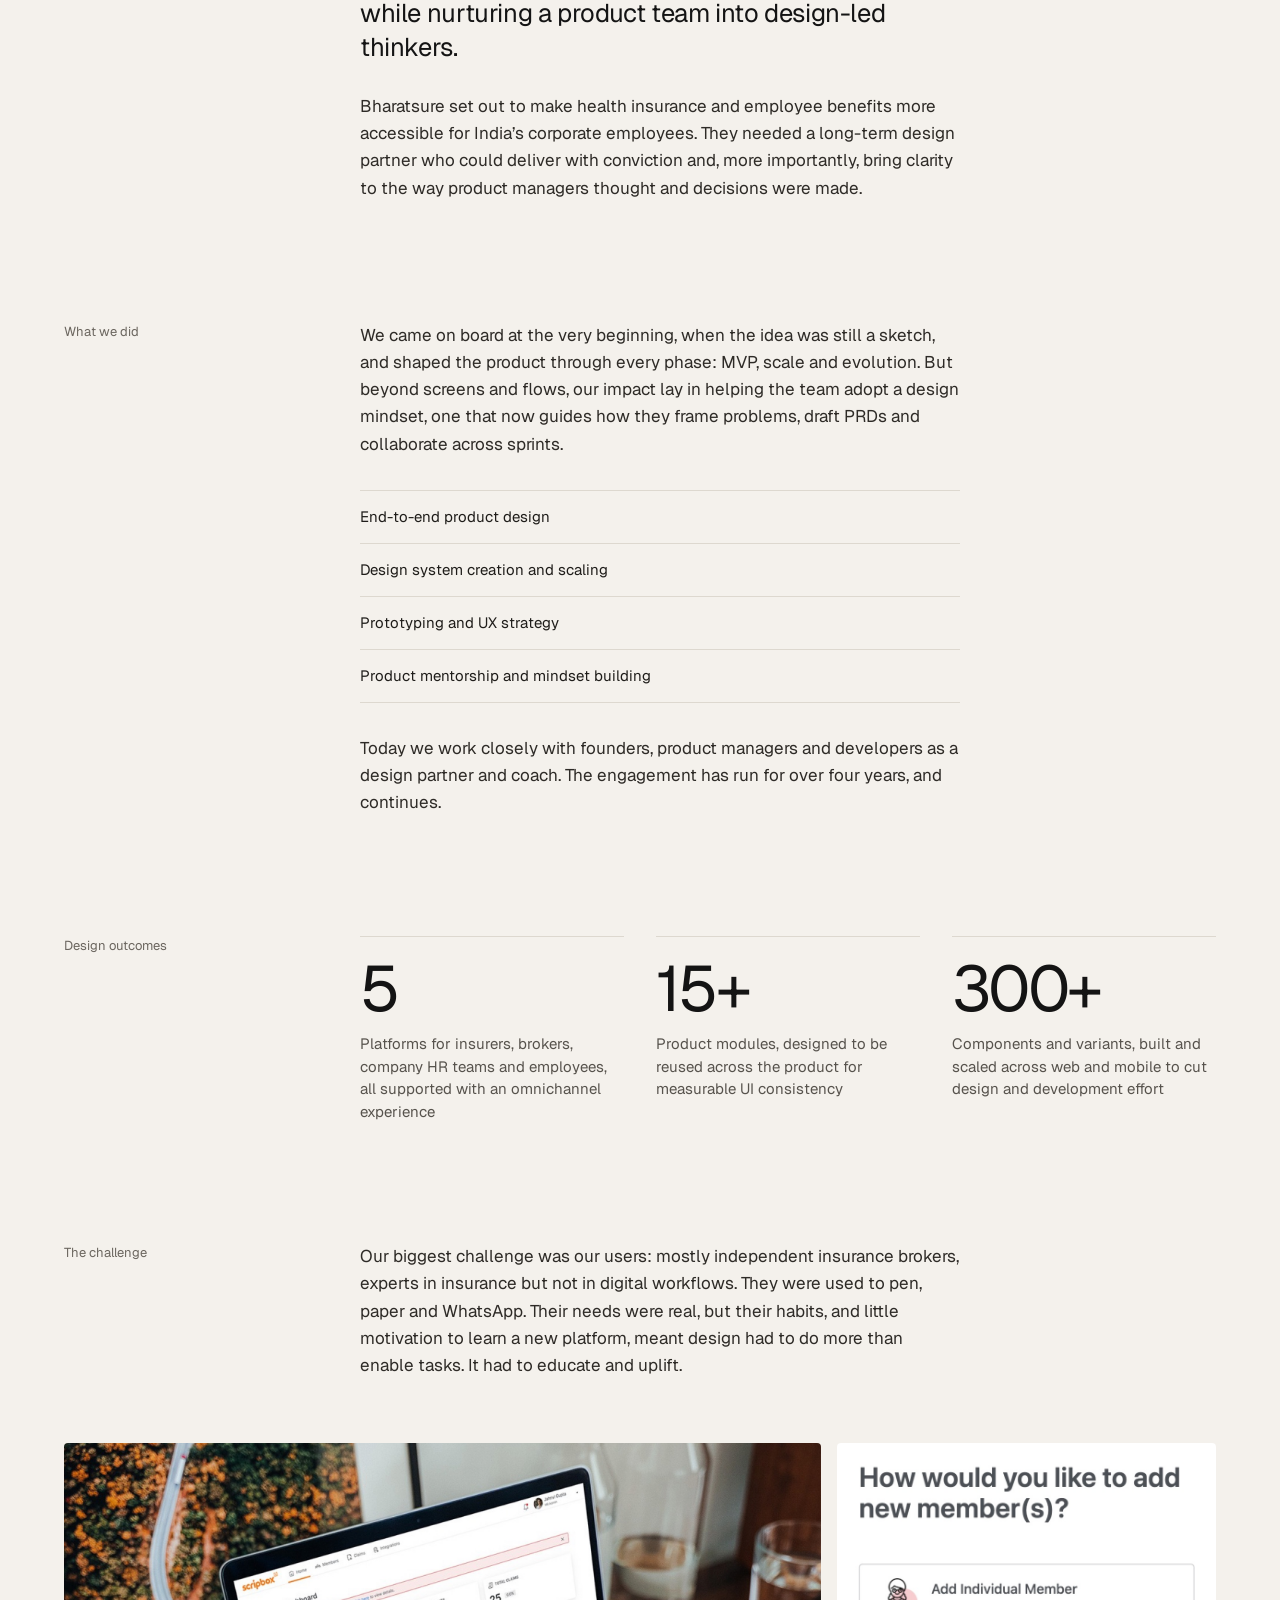
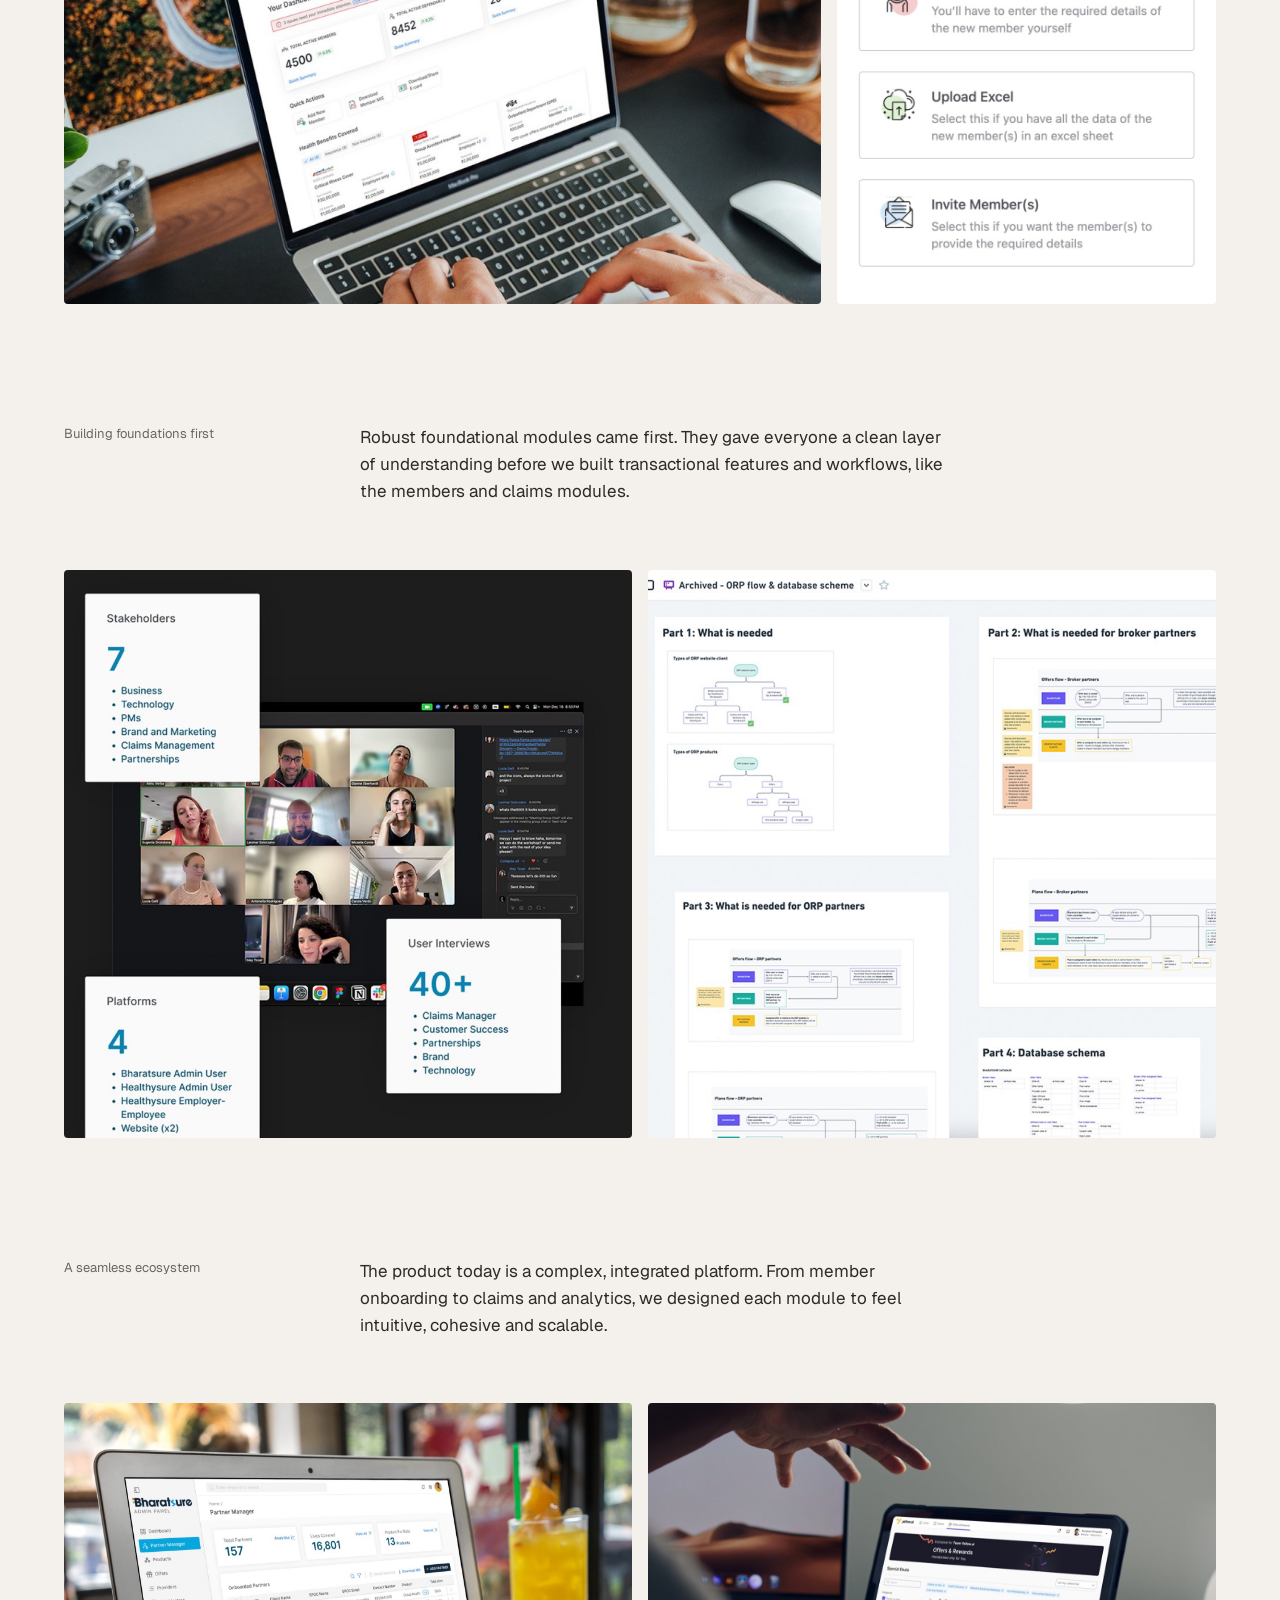
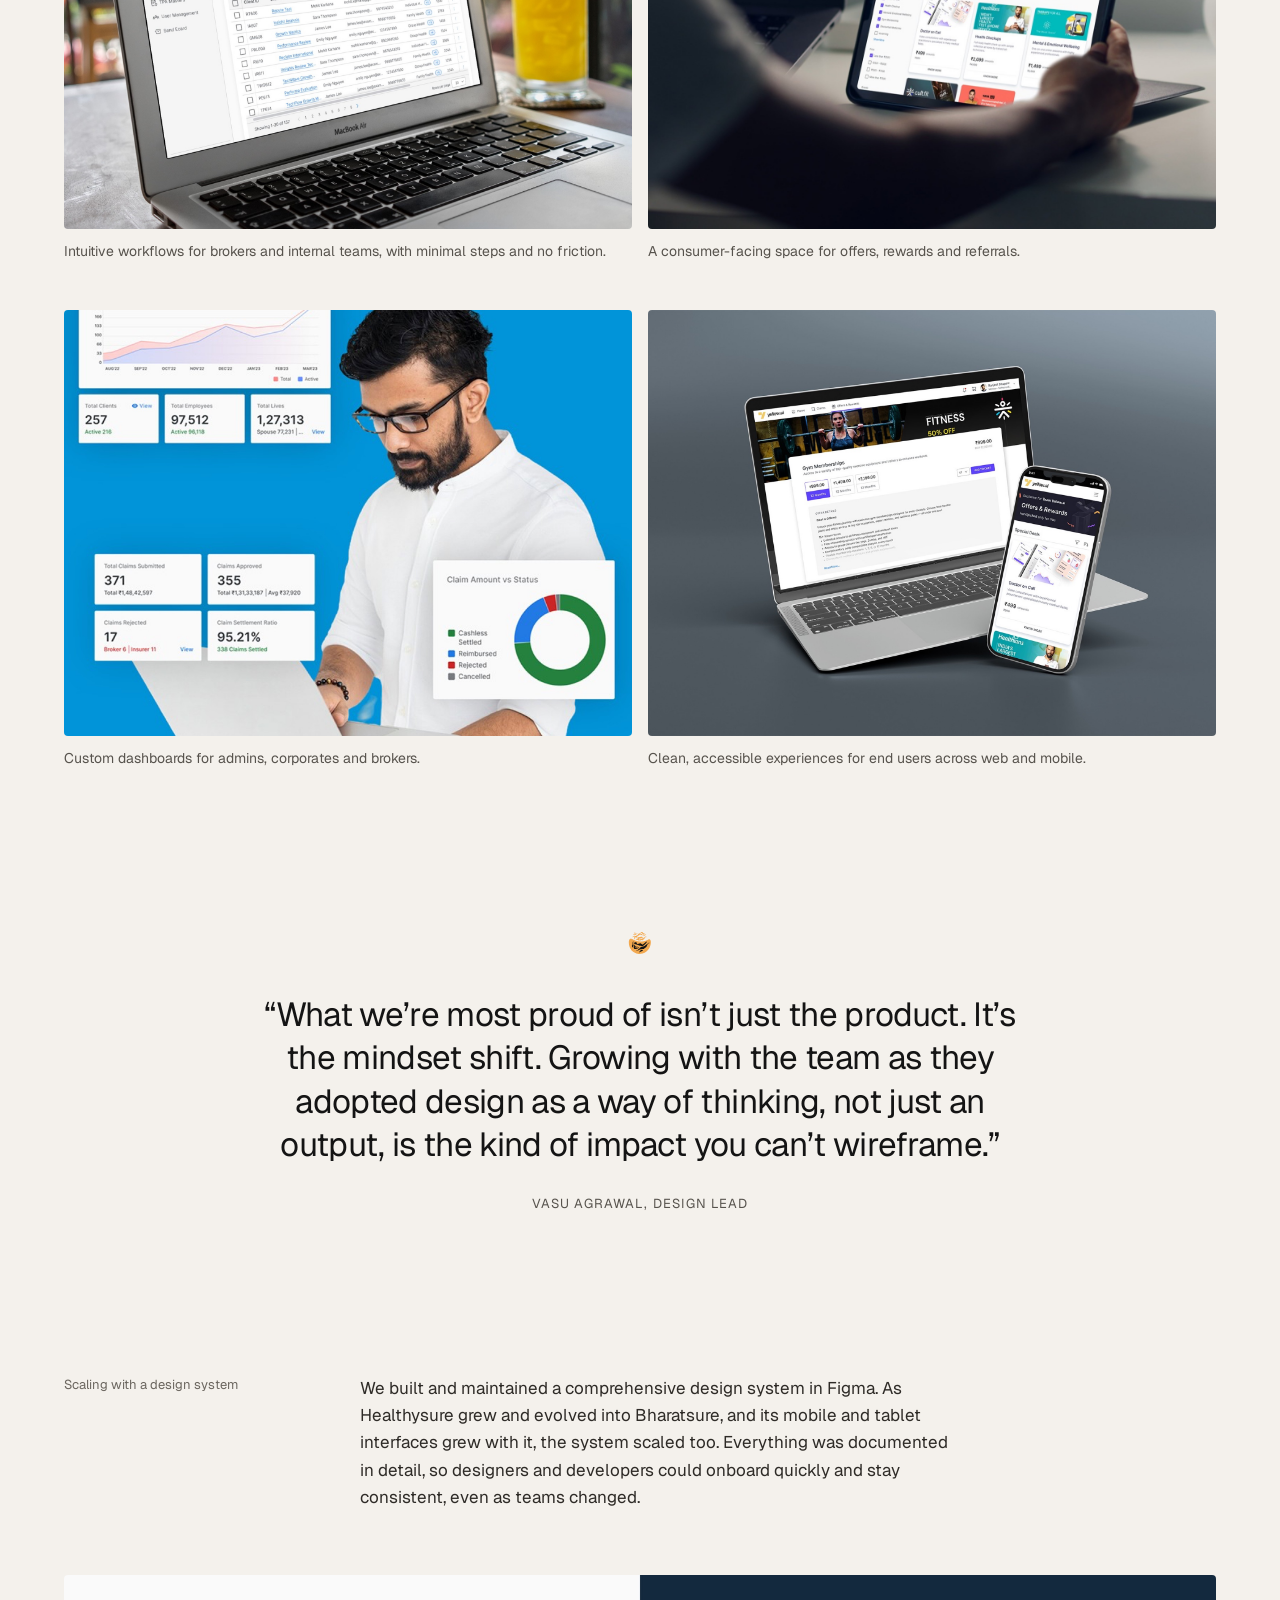
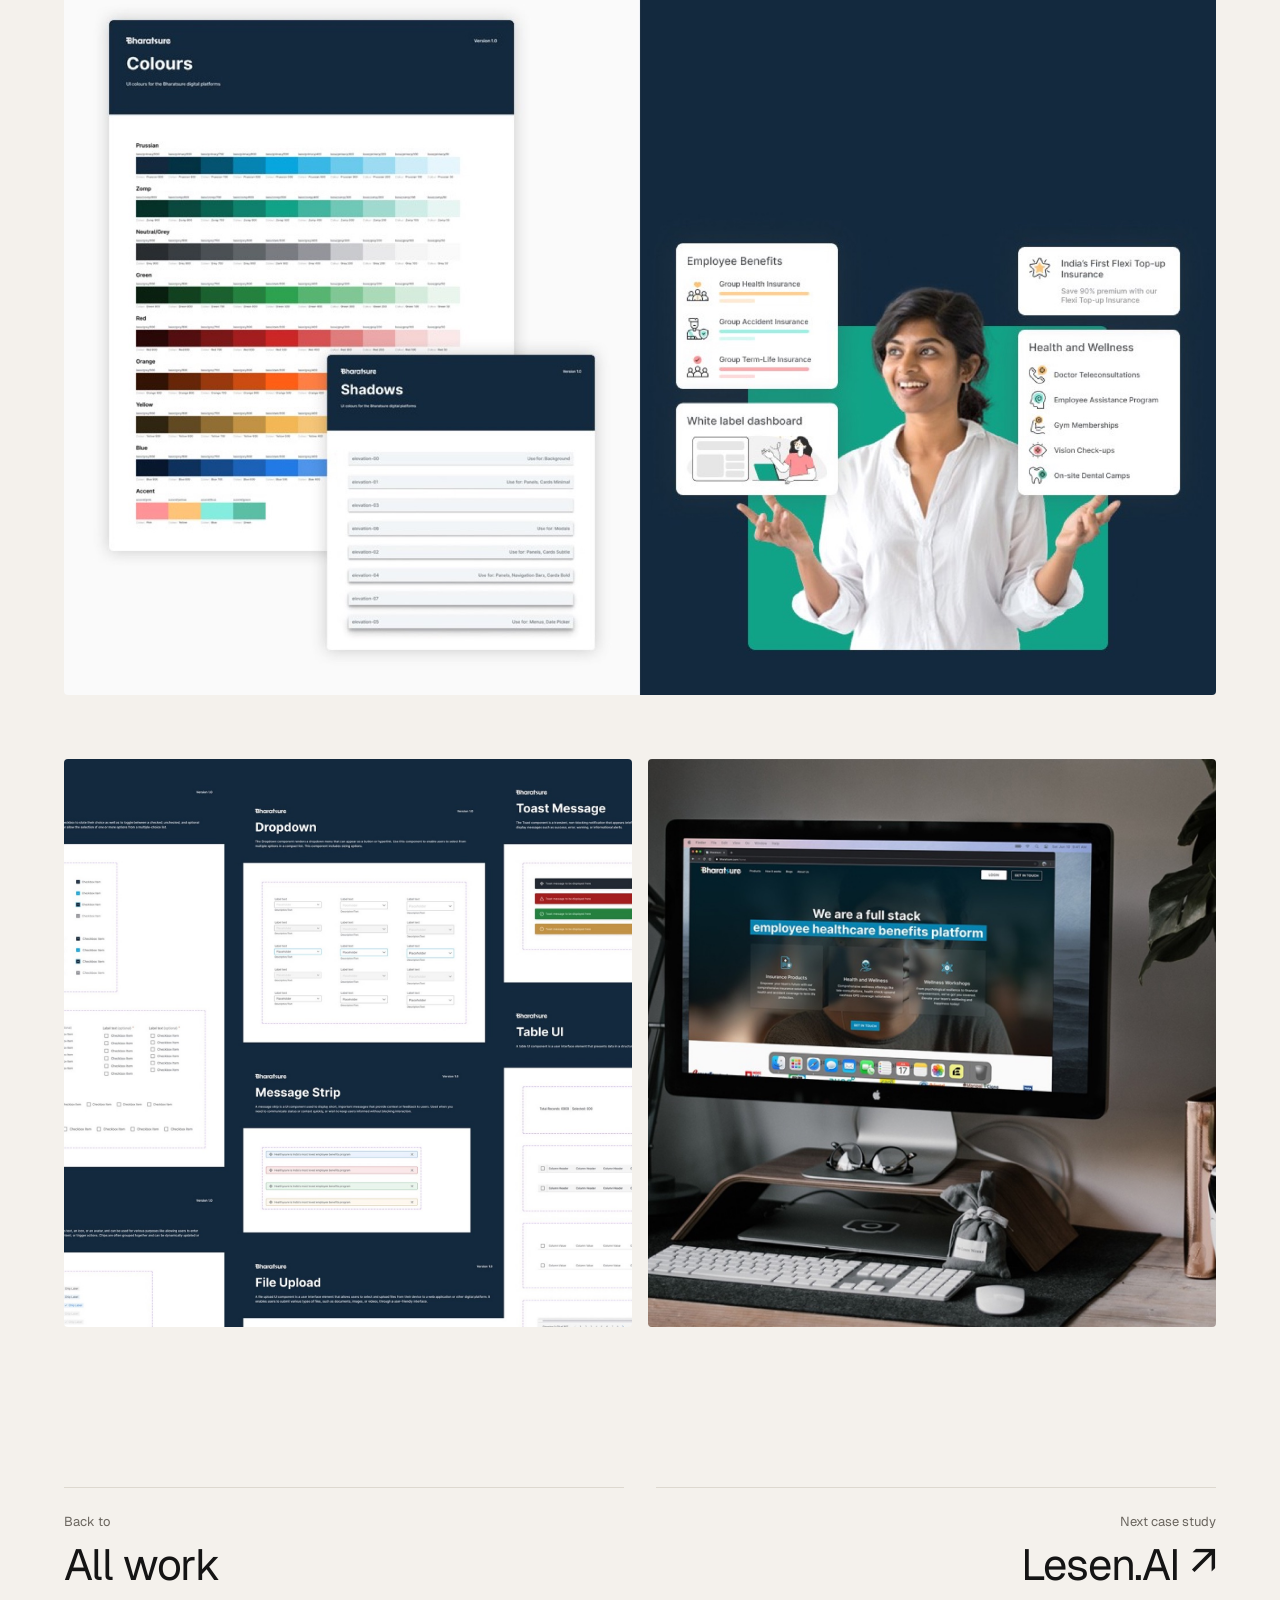
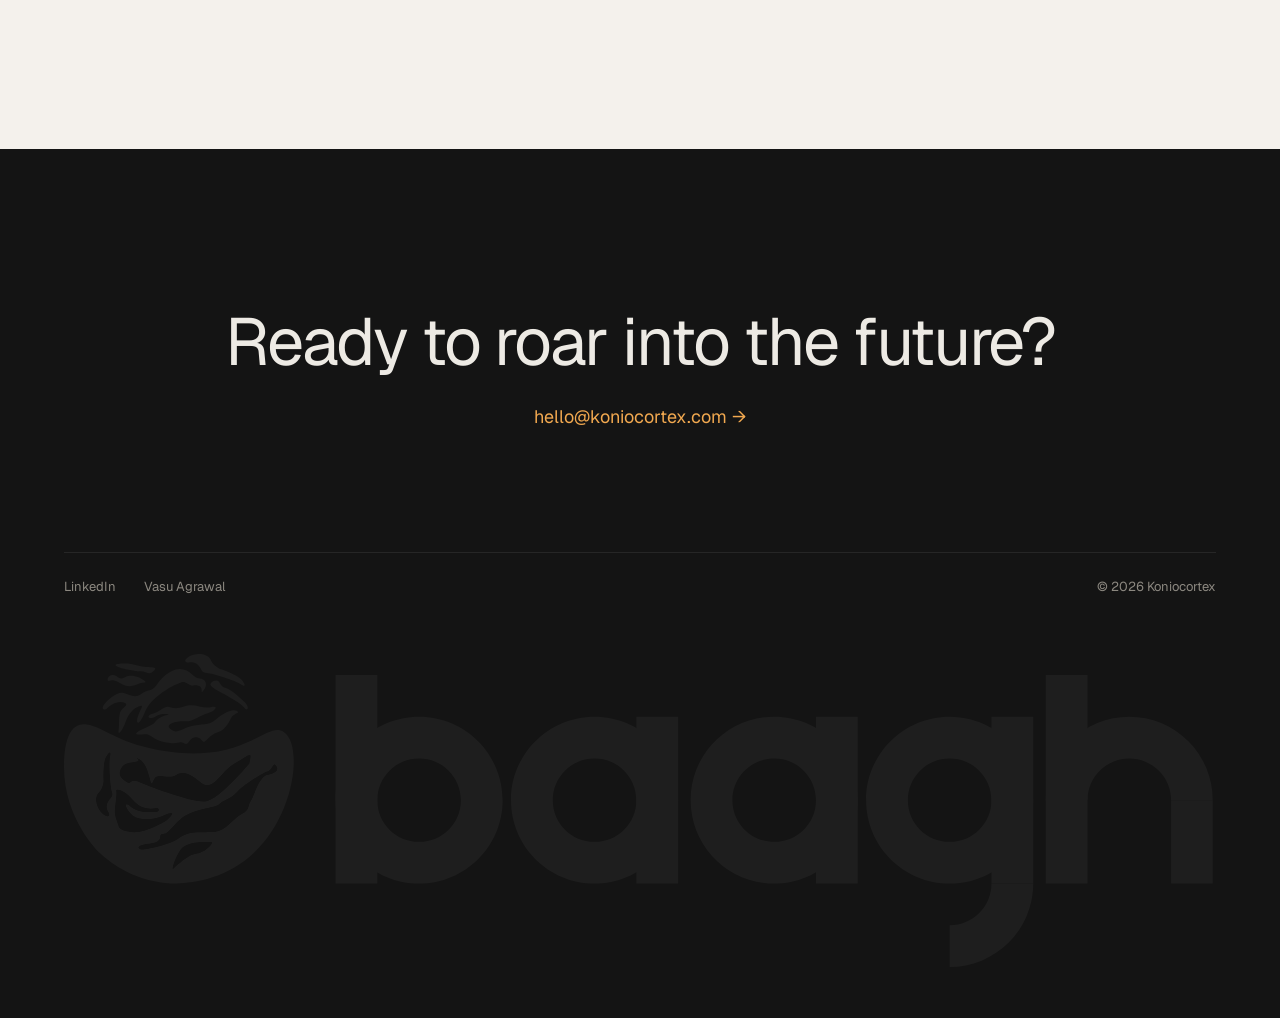
<file: studio/bharatsure/index.html>
<!DOCTYPE html>
<html lang="en">
<head>
  <meta charset="utf-8">
  <meta name="viewport" content="width=device-width, initial-scale=1">
  <title>Bharatsure — studio baagh</title>
  <meta name="description" content="A four-year design partnership that scaled a benefits-tech startup from concept to ecosystem, while nurturing a product team into design-led thinkers.">
  <link rel="icon" href="../../assets/tiger-mark.svg" type="image/svg+xml">
  <link rel="preconnect" href="https://fonts.googleapis.com">
  <link rel="preconnect" href="https://fonts.gstatic.com" crossorigin>
  <link href="https://fonts.googleapis.com/css2?family=Geist:wght@400;500&display=swap" rel="stylesheet">
  <link rel="stylesheet" href="../../styles.css">
  <link rel="stylesheet" href="../studio.css">
  <link rel="stylesheet" href="../case.css">
</head>
<body id="top" class="cs">
  <a class="skip" href="#main">Skip to content</a>

  <header class="site-header">
    <nav class="nav wrap" aria-label="Main">
      <div class="s-nav-left">
        <a class="s-logo" href="../" aria-label="studio baagh home"><img src="../../assets/baagh-logo-dark.svg" alt="baagh" width="110" height="30"></a>
        <div class="nav-links">
          <a href="../#about">About</a>
          <a href="../#work">Work</a>
          <a href="../#services">Services</a>
        </div>
      </div>
      <a class="nav-cta" href="#contact">Contact us<span class="arrow" aria-hidden="true">→</span></a>
    </nav>
  </header>

  <main id="main">

    <!-- Title -->
    <section class="cs-head wrap">
      <a class="cs-back" href="../#work">← All work</a>
      <p class="cs-client">Bharatsure</p>
      <h1 class="cs-title">Designing a full-stack insurance product that works for people, and teams</h1>
      <dl class="cs-meta">
        <div><dt>Services</dt><dd>Product design, Design systems, UX strategy</dd></div>
        <div><dt>Sector</dt><dd>Insurance, employee benefits</dd></div>
        <div><dt>Engagement</dt><dd>4+ years, ongoing</dd></div>
        <div><dt>Platforms</dt><dd>Web, mobile, tablet</dd></div>
      </dl>
    </section>

    <figure class="cs-fig wrap">
      <img src="../assets/cs/bharatsure/hero-1.jpg" alt="An employee using the Bharatsure app, with claim, policy and benefit cards around her" width="2000" height="1250">
    </figure>

    <!-- Overview -->
    <section class="sec wrap cs-sec">
      <h2 class="sec-label">Overview</h2>
      <div class="sec-body cs-copy">
        <p class="cs-lead">A four-year design partnership that scaled a benefits-tech startup from concept to ecosystem, while nurturing a product team into design-led thinkers.</p>
        <p>Bharatsure set out to make health insurance and employee benefits more accessible for India’s corporate employees. They needed a long-term design partner who could deliver with conviction and, more importantly, bring clarity to the way product managers thought and decisions were made.</p>
      </div>
    </section>

    <!-- What we did -->
    <section class="sec wrap cs-sec">
      <h2 class="sec-label">What we did</h2>
      <div class="sec-body cs-copy">
        <p>We came on board at the very beginning, when the idea was still a sketch, and shaped the product through every phase: MVP, scale and evolution. But beyond screens and flows, our impact lay in helping the team adopt a design mindset, one that now guides how they frame problems, draft PRDs and collaborate across sprints.</p>
        <ul class="cs-list">
          <li>End-to-end product design</li>
          <li>Design system creation and scaling</li>
          <li>Prototyping and UX strategy</li>
          <li>Product mentorship and mindset building</li>
        </ul>
        <p>Today we work closely with founders, product managers and developers as a design partner and coach. The engagement has run for over four years, and continues.</p>
      </div>
    </section>

    <!-- Outcomes -->
    <section class="sec wrap cs-sec">
      <h2 class="sec-label">Design outcomes</h2>
      <div class="sec-body cs-stats">
        <div>
          <p class="cs-stat">5</p>
          <p>Platforms for insurers, brokers, company HR teams and employees, all supported with an omnichannel experience</p>
        </div>
        <div>
          <p class="cs-stat">15+</p>
          <p>Product modules, designed to be reused across the product for measurable UI consistency</p>
        </div>
        <div>
          <p class="cs-stat">300+</p>
          <p>Components and variants, built and scaled across web and mobile to cut design and development effort</p>
        </div>
      </div>
    </section>

    <!-- The challenge -->
    <section class="sec wrap cs-sec">
      <h2 class="sec-label">The challenge</h2>
      <div class="sec-body cs-copy">
        <p>Our biggest challenge was our users: mostly independent insurance brokers, experts in insurance but not in digital workflows. They were used to pen, paper and WhatsApp. Their needs were real, but their habits, and little motivation to learn a new platform, meant design had to do more than enable tasks. It had to educate and uplift.</p>
      </div>
    </section>

    <div class="cs-pair cs-pair-wide wrap">
      <figure class="cs-fig">
        <img src="../assets/cs/bharatsure/challenge.jpg" alt="The Bharatsure broker dashboard on a laptop" width="2000" height="1250" loading="lazy">
      </figure>
      <figure class="cs-fig">
        <img src="../assets/cs/bharatsure/add-member.jpg" alt="A screen asking how you would like to add new members: individually, by Excel upload, or by invitation" width="822" height="1046" loading="lazy">
      </figure>
    </div>

    <!-- Foundations -->
    <section class="sec wrap cs-sec">
      <h2 class="sec-label">Building foundations first</h2>
      <div class="sec-body cs-copy">
        <p>Robust foundational modules came first. They gave everyone a clean layer of understanding before we built transactional features and workflows, like the members and claims modules.</p>
      </div>
    </section>

    <div class="cs-pair wrap">
      <figure class="cs-fig">
        <img src="../assets/cs/bharatsure/foundations-1.jpg" alt="Research at a glance: 7 stakeholder groups, 4 platforms and 40+ user interviews" width="2000" height="2000" loading="lazy">
      </figure>
      <figure class="cs-fig">
        <img src="../assets/cs/bharatsure/foundations-2.jpg" alt="Flow diagrams and the database schema for broker partners" width="2000" height="2000" loading="lazy">
      </figure>
    </div>

    <!-- Ecosystem -->
    <section class="sec wrap cs-sec">
      <h2 class="sec-label">A seamless ecosystem</h2>
      <div class="sec-body cs-copy">
        <p>The product today is a complex, integrated platform. From member onboarding to claims and analytics, we designed each module to feel intuitive, cohesive and scalable.</p>
      </div>
    </section>

    <div class="cs-grid wrap">
      <figure class="cs-fig">
        <img src="../assets/cs/bharatsure/workflows.jpg" alt="" width="2000" height="1374" loading="lazy">
        <figcaption>Intuitive workflows for brokers and internal teams, with minimal steps and no friction.</figcaption>
      </figure>
      <figure class="cs-fig">
        <img src="../assets/cs/bharatsure/rewards.jpg" alt="" width="2000" height="1054" loading="lazy">
        <figcaption>A consumer-facing space for offers, rewards and referrals.</figcaption>
      </figure>
      <figure class="cs-fig">
        <img src="../assets/cs/bharatsure/dashboards.jpg" alt="" width="2000" height="2000" loading="lazy">
        <figcaption>Custom dashboards for admins, corporates and brokers.</figcaption>
      </figure>
      <figure class="cs-fig">
        <img src="../assets/cs/bharatsure/end-users.jpg" alt="" width="2000" height="1390" loading="lazy">
        <figcaption>Clean, accessible experiences for end users across web and mobile.</figcaption>
      </figure>
    </div>

    <!-- Quote -->
    <section class="s-quote wrap">
      <img src="../../assets/tiger-mark.svg" alt="" width="28" height="28">
      <blockquote>“What we’re most proud of isn’t just the product. It’s the mindset shift. Growing with the team as they adopted design as a way of thinking, not just an output, is the kind of impact you can’t wireframe.”</blockquote>
      <p>Vasu Agrawal, Design Lead</p>
    </section>

    <!-- Design system -->
    <section class="sec wrap cs-sec cs-sec-flush">
      <h2 class="sec-label">Scaling with a design system</h2>
      <div class="sec-body cs-copy">
        <p>We built and maintained a comprehensive design system in Figma. As Healthysure grew and evolved into Bharatsure, and its mobile and tablet interfaces grew with it, the system scaled too. Everything was documented in detail, so designers and developers could onboard quickly and stay consistent, even as teams changed.</p>
      </div>
    </section>

    <figure class="cs-fig wrap">
      <img src="../assets/cs/bharatsure/system-1.jpg" alt="Design system pages for colours and shadows" width="2000" height="1250" loading="lazy">
    </figure>

    <div class="cs-pair wrap">
      <figure class="cs-fig">
        <img src="../assets/cs/bharatsure/system-2.jpg" alt="Component documentation for checkboxes, dropdowns, toasts and tables" width="2000" height="1406" loading="lazy">
      </figure>
      <figure class="cs-fig">
        <img src="../assets/cs/bharatsure/system-3.jpg" alt="The Bharatsure website on a desktop monitor" width="2000" height="1250" loading="lazy">
      </figure>
    </div>

    <!-- Next -->
    <nav class="cs-next wrap" aria-label="More case studies">
      <a href="../#work">
        <span class="cs-next-label">Back to</span>
        <span class="cs-next-title">All work</span>
      </a>
      <a href="https://www.baaghdesign.co/ai-powered-communication" target="_blank" rel="noopener">
        <span class="cs-next-label">Next case study</span>
        <span class="cs-next-title">Lesen.AI <span aria-hidden="true">↗</span></span>
      </a>
    </nav>
  </main>

  <!-- Footer returns to the studio's dark ground -->
  <div class="cs-dark">
    <footer id="contact" class="s-footer wrap">
      <h2 class="s-footer-title">Ready to roar into the future?</h2>
      <a class="s-footer-mail" href="mailto:hello@koniocortex.com">hello@koniocortex.com →</a>
      <div class="s-footer-foot">
        <div class="foot-links">
          <a href="https://www.linkedin.com/company/studio-baagh" target="_blank" rel="noopener">LinkedIn</a>
          <a href="../../">Vasu Agrawal</a>
        </div>
        <span>© 2026 Koniocortex</span>
      </div>
    </footer>

    <div class="wrap watermark" aria-hidden="true">
      <img src="../../assets/baagh-logo.svg" alt="" width="294" height="80">
    </div>
  </div>
</body>
</html>
</file>
<file: styles.css>
/* baagh — personal site
   Tokens follow the baagh brand: near-black ground, warm off-white text,
   tiger orange (#F2A950, from the logo) as the only accent. */

:root {
  --ground: #141414;
  --banner: #000000;
  --surface: #1c1c1c;
  --rule: #262626;
  --text-strong: #edeae4;
  --text: #e6e2db;
  --text-soft: #d6d2cb;
  --muted: #a8a49d;
  --faint: #8c8880;
  --accent: #f2a950;

  --sans: "Geist", system-ui, -apple-system, sans-serif;

  --max: 1280px;
  --gutter: clamp(16px, 5vw, 64px);
  --col-gap: 32px;
  --header-h: 72px;
}

*,
*::before,
*::after {
  box-sizing: border-box;
}

html {
  scroll-behavior: smooth;
}

body {
  margin: 0;
  background: var(--ground);
  color: var(--text);
  font-family: var(--sans);
  font-weight: 400;
  font-size: 15px;
  line-height: 1.6;
  -webkit-font-smoothing: antialiased;
  text-rendering: optimizeLegibility;
}

img {
  display: block;
  max-width: 100%;
}

a {
  color: var(--text);
  text-decoration: none;
  transition: color 0.2s ease;
}

a:hover,
a:focus-visible {
  color: var(--accent);
}

a:focus-visible {
  outline: 1px solid var(--accent);
  outline-offset: 4px;
}

/* Underlined inline links (studio baagh, employers) */
a.link {
  color: inherit;
  text-decoration: underline;
  text-decoration-color: var(--faint);
  text-decoration-thickness: 1px;
  text-underline-offset: 3px;
  transition: color 0.2s ease, text-decoration-color 0.2s ease;
}

a.link:hover,
a.link:focus-visible {
  color: var(--accent);
  text-decoration-color: var(--accent);
}

p,
h1,
h2,
h3,
ul,
blockquote {
  margin: 0;
}

ul {
  padding: 0;
  list-style: none;
}

.wrap {
  max-width: var(--max);
  margin: 0 auto;
  padding: 0 var(--gutter);
}

.skip {
  position: absolute;
  left: -9999px;
}

.skip:focus {
  left: var(--gutter);
  top: 16px;
  z-index: 10;
  background: var(--banner);
  padding: 8px 12px;
}

/* ---------- Header ---------- */

/* Fixed bar. With data-reveal it stays hidden until script.js shows it;
   without, it is always visible. Stays
   reachable by keyboard: focusing a link inside brings it in. */
.site-header {
  position: fixed;
  inset: 0 0 auto;
  z-index: 20;
  background: color-mix(in srgb, var(--ground) 92%, transparent);
  backdrop-filter: blur(12px);
  -webkit-backdrop-filter: blur(12px);
  border-bottom: 1px solid var(--rule);
  transform: translateY(-100%);
  opacity: 0;
  transition: transform 0.3s ease, opacity 0.3s ease;
}

.site-header:not([data-reveal]),
.site-header.is-visible,
.site-header:focus-within {
  transform: none;
  opacity: 1;
}

.nav {
  display: flex;
  align-items: center;
  justify-content: space-between;
  gap: 24px;
  height: var(--header-h);
}

.nav-links {
  display: flex;
  gap: 32px;
  font-size: 15px;
}

.nav-links a {
  color: var(--muted);
}

.nav-links a:hover {
  color: var(--text-strong);
}

.nav-cta {
  flex: none;
  font-size: 15px;
  font-weight: 500;
  color: var(--accent);
}

.nav-cta .arrow {
  margin-left: 4px;
  color: inherit;
}

.nav-cta:hover {
  color: var(--text-strong);
}

.sec,
.intro {
  scroll-margin-top: var(--header-h);
}

/* ---------- Sections ---------- */

.sec {
  display: grid;
  grid-template-columns: repeat(12, minmax(0, 1fr));
  column-gap: var(--col-gap);
  row-gap: 24px;
  padding: 88px 0;
}

.intro {
  padding-top: 96px;
}

.avatar {
  display: grid;
  place-items: center;
  width: 64px;
  height: 64px;
  margin-bottom: 24px;
  border: 1px solid var(--rule);
  border-radius: 50%;
  background: var(--banner);
}

.avatar img {
  width: 36px;
  height: 36px;
}

.intro-copy {
  max-width: 40em;
  margin-top: 16px;
  font-size: 16px;
  line-height: 1.5;
  color: var(--text-soft);
}

.sec-first {
  padding-top: 88px;
}

.sec-first .rows {
  margin-top: 0;
}

.name {
  font-size: clamp(30px, 2.8vw, 38px);
  line-height: 1.2;
  font-weight: 500;
  letter-spacing: -0.02em;
  color: var(--text-strong);
}

.sec-label {
  grid-column: 1 / span 3;
  font-size: 13px;
  font-weight: 400;
  color: var(--faint);
}

.sec-label-text {
  font: inherit;
  color: inherit;
}

.sec-label a {
  display: inline-block;
  margin-top: 10px;
  color: var(--muted);
}

.sec-body {
  grid-column: 4 / span 9;
}

.about-copy {
  max-width: 40em;
  font-size: 16px;
  line-height: 1.5;
  color: var(--text-soft);
}

.about-copy + .about-copy {
  margin-top: 20px;
}

/* Text rows: role / company / years, and project / line / sector.
   A flat list with hairlines, in the spirit of pablostanley.com. */

.rows {
  margin-top: 56px;
  border-bottom: 1px solid var(--rule);
}

.row {
  display: grid;
  grid-template-columns: minmax(0, 1fr) minmax(0, 1fr) 160px;
  column-gap: var(--col-gap);
  row-gap: 4px;
  align-items: baseline;
  padding: 18px 0;
  border-top: 1px solid var(--rule);
}

.row-title {
  font-size: 15px;
  font-weight: 500;
  color: var(--text);
}

.row-mid {
  font-size: 15px;
  color: var(--muted);
}

.row-end {
  font-size: 13px;
  color: var(--faint);
  text-align: right;
}

a.row:hover .row-title,
a.row:focus-visible .row-title {
  color: var(--accent);
}

/* Work and client rows: logo + name */

.work-row,
.client-row {
  align-items: center;
}

/* Name and line read as one phrase, domain pinned right */
.work-row,
.client-row {
  grid-template-columns: auto minmax(0, 1fr) auto;
  column-gap: 32px;
}

.work-row .row-end,
.client-row .row-end {
  padding-left: var(--col-gap);
}

.work-row .row-title,
.client-row .row-title {
  display: flex;
  align-items: center;
  gap: 14px;
}

.row-logo {
  flex: none;
  display: grid;
  place-items: center;
  width: 32px;
  height: 32px;
  border: 1px solid var(--rule);
  border-radius: 6px;
  background: var(--surface);
  font-size: 12px;
  font-weight: 500;
  color: var(--faint);
  overflow: hidden;
}

/* Real logos sit unboxed, in their own colours; the box only frames the
   initial-letter fallback. */
.row-logo:has(img) {
  border-color: transparent;
  background: none;
  overflow: visible;
}

.row-logo img {
  width: 100%;
  height: 100%;
  object-fit: contain;
  padding: 2px;
}

.arrow {
  display: inline-block;
  margin-left: -8px;
  font-weight: 400;
  color: var(--faint);
  transition: transform 0.2s ease, color 0.2s ease;
}

a.org .arrow {
  margin-left: 6px;
}

a.row:hover .arrow,
a.row:focus-visible .arrow,
a.org:hover .arrow,
a.org:focus-visible .arrow {
  color: var(--accent);
  transform: translate(2px, -2px);
}

/* Floating preview, positioned by script.js */

.preview {
  position: fixed;
  top: 0;
  left: 0;
  z-index: 20;
  width: 320px;
  aspect-ratio: 4 / 3;
  border-radius: 8px;
  overflow: hidden;
  background: var(--surface);
  box-shadow: 0 24px 48px rgba(0, 0, 0, 0.5);
  pointer-events: none;
  opacity: 0;
  scale: 0.96;
  transition: opacity 0.2s ease, scale 0.2s ease;
}

.preview.is-visible {
  opacity: 1;
  scale: 1;
}

.preview img,
.preview video {
  width: 100%;
  height: 100%;
  object-fit: cover;
}

.preview-empty {
  width: 100%;
  height: 100%;
  display: grid;
  place-items: center;
  border: 1px solid var(--rule);
  border-radius: inherit;
  font-size: 13px;
  color: var(--faint);
}

/* What I do */

.cols3 {
  display: grid;
  grid-template-columns: repeat(3, minmax(0, 1fr));
  column-gap: var(--col-gap);
  row-gap: 36px;
}

.offer-title {
  margin-bottom: 8px;
  font-size: 15px;
  font-weight: 500;
  color: var(--text);
}

.offer-copy {
  font-size: 14px;
  line-height: 1.65;
  color: var(--muted);
}

.tags {
  margin-top: 48px;
  font-size: 13px;
  line-height: 1.8;
  color: var(--faint);
}

/* Selected work */

.work .rows,
.clients .rows {
  margin-top: 0;
}

/* "For more work, please reach out": the link copies the email */

.more-note {
  margin-top: 24px;
  font-size: 15px;
  color: var(--muted);
}

.copy-mail {
  position: relative;
  padding: 0;
  border: 0;
  background: none;
  font: inherit;
  color: var(--text);
  text-decoration: underline;
  text-decoration-color: var(--faint);
  text-decoration-thickness: 1px;
  text-underline-offset: 3px;
  cursor: pointer;
  transition: color 0.2s ease, text-decoration-color 0.2s ease;
}

.copy-mail:hover,
.copy-mail:focus-visible {
  color: var(--accent);
  text-decoration-color: var(--accent);
}

.copy-mail:focus-visible {
  outline: 1px solid var(--accent);
  outline-offset: 4px;
}

/* Confirmation bubble, set by script.js */
.copy-mail::after {
  content: attr(data-copied);
  position: absolute;
  bottom: calc(100% + 8px);
  left: 50%;
  translate: -50% 4px;
  padding: 4px 10px;
  border-radius: 6px;
  background: var(--text-strong);
  color: var(--ground);
  font-size: 12px;
  white-space: nowrap;
  text-decoration: none;
  opacity: 0;
  pointer-events: none;
  transition: opacity 0.2s ease, translate 0.2s ease;
}

.copy-mail.is-copied::after {
  opacity: 1;
  translate: -50% 0;
}

/* Contact + footer: starts at the content's left edge, foot spans it */

.contact {
  padding: 104px 0 48px;
}

.contact-body {
  grid-column: 1 / -1;
}

.contact-line {
  font-size: clamp(22px, 2vw, 26px);
  line-height: 1.35;
  font-weight: 500;
  letter-spacing: -0.015em;
  color: var(--text-strong);
}

.contact-mail {
  display: inline-block;
  margin-top: 16px;
  font-size: 16px;
  color: var(--accent);
}

.contact-mail:hover {
  color: var(--text-strong);
}

.foot {
  display: flex;
  justify-content: flex-end;
  margin-top: 88px;
  padding-top: 24px;
  border-top: 1px solid var(--rule);
  font-size: 13px;
}

.foot-links {
  display: flex;
  gap: 28px;
  flex-wrap: wrap;
}

.foot-links a {
  color: var(--faint);
}

/* Oversized faint logotype, as at the foot of baaghdesign.co */
.watermark {
  padding-bottom: clamp(24px, 4vw, 64px);
  pointer-events: none;
}

.watermark img {
  display: block;
  width: 100%;
  height: auto;
  opacity: 0.04;
  filter: grayscale(1) brightness(2);
}

/* ---------- Small screens ---------- */

@media (max-width: 900px) {
  :root {
    --header-h: 56px;
  }

  .nav-links,
  .nav-cta {
    font-size: 14px;
  }

  /* Links scroll sideways rather than wrap; the CTA stays pinned right */
  .nav-links {
    gap: 20px;
    min-width: 0;
    overflow-x: auto;
    scrollbar-width: none;
  }

  .nav-links::-webkit-scrollbar {
    display: none;
  }

  .nav-links a {
    flex: none;
  }

  .intro {
    padding-top: 64px;
  }

  .sec.sec-first {
    padding-top: 40px;
  }

  .sec {
    display: block;
    padding: 64px 0;
  }

  .sec-label {
    margin-bottom: 24px;
  }

  .row {
    grid-template-columns: minmax(0, 1fr);
  }

  .row-end {
    text-align: left;
  }

  .work-row .row-mid,
  .work-row .row-end,
  .client-row .row-mid,
  .client-row .row-end {
    padding-left: 46px;
  }

  .cols3 {
    grid-template-columns: minmax(0, 1fr);
  }
}

@media (prefers-reduced-motion: reduce) {
  html {
    scroll-behavior: auto;
  }

  a,
  .arrow,
  .preview {
    transition: none;
  }
}
</file>
<file: studio/studio.css>
/* studio baagh — additions on top of ../styles.css.
   Structure: line + montage hero, the story under a phonetic eyebrow,
   then the work as a bento grid of tiles. */

/* ---------- Header: the personal site's reveal bar, with the logo first ---------- */

.s-nav-left {
  display: flex;
  align-items: center;
  gap: 48px;
  min-width: 0;
}

.s-logo {
  flex: none;
}

.s-logo img {
  height: 24px;
  width: auto;
}

/* ---------- Hero: line left, montage right ---------- */

.s-hero {
  display: grid;
  grid-template-columns: minmax(0, 5fr) minmax(0, 6fr);
  column-gap: 64px;
  align-items: center;
  padding-top: 136px;
  padding-bottom: 136px;
}

.s-hero-title {
  font-size: clamp(44px, 5.4vw, 80px);
  line-height: 1.02;
  font-weight: 400;
  letter-spacing: -0.035em;
  color: var(--text-strong);
}

.s-hero-title em {
  font-style: normal;
  text-decoration: underline;
  text-decoration-color: var(--accent);
  text-decoration-thickness: 0.06em;
  text-underline-offset: 0.12em;
}

.s-hero-media {
  aspect-ratio: 1;
  background: #77844a;
  overflow: hidden;
}

.s-hero-media video {
  display: block;
  width: 100%;
  height: 100%;
  object-fit: cover;
}

/* ---------- Intro, under a phonetic eyebrow ---------- */

.s-intro {
  padding-bottom: 160px;
}

.s-eyebrow {
  margin-bottom: 32px;
  font-size: 14px;
  color: var(--faint);
}

.s-eyebrow span {
  color: var(--accent);
}

.s-intro-copy {
  max-width: 44em;
}

.s-intro-copy p {
  font-size: 17px;
  line-height: 1.55;
  color: var(--muted);
}

.s-intro-copy p + p {
  margin-top: 20px;
}

.s-intro-copy strong {
  font-weight: 400;
  color: var(--text-strong);
}

.s-intro-copy a {
  color: var(--text-strong);
  text-decoration: underline;
  text-decoration-color: var(--accent);
  text-underline-offset: 4px;
}

.s-intro-copy a:hover {
  color: var(--accent);
}

/* ---------- Work: bento tiles ---------- */

.s-work-title {
  margin-bottom: 40px;
  font-size: clamp(24px, 2.4vw, 32px);
  line-height: 1.2;
  font-weight: 400;
  letter-spacing: -0.02em;
  color: var(--text-strong);
}

.s-bento {
  display: grid;
  grid-template-columns: repeat(3, minmax(0, 1fr));
  grid-auto-rows: clamp(220px, 22vw, 300px);
  gap: 16px;
  grid-template-areas:
    "a a b"
    "a a c"
    "d e e";
}

.tile-a { grid-area: a; }
.tile-b { grid-area: b; }
.tile-c { grid-area: c; }
.tile-d { grid-area: d; }
.tile-e { grid-area: e; }

.tile {
  position: relative;
  display: block;
  overflow: hidden;
  background: var(--surface);
  color: #fff;
  scroll-margin-top: 24px;
}

.tile img {
  position: absolute;
  inset: 0;
  width: 100%;
  height: 100%;
  object-fit: cover;
  transition: transform 0.6s ease;
}

/* A scrim keeps the name legible on light images */
.tile::after {
  content: "";
  position: absolute;
  inset: 0;
  background: linear-gradient(to top, rgba(0, 0, 0, 0.55), transparent 45%);
  transition: background 0.3s ease;
}

.tile-text {
  position: absolute;
  inset: auto 24px 20px;
  z-index: 1;
  display: flex;
  flex-direction: column;
  gap: 6px;
}

.tile-name {
  font-size: 18px;
  font-weight: 500;
  letter-spacing: -0.01em;
}

.tile-line {
  display: none;
  max-width: 28em;
  font-size: 15px;
  line-height: 1.4;
  color: rgba(255, 255, 255, 0.85);
}

.tile:hover,
.tile:focus-visible {
  color: #fff;
}

/* Desktop only: the title line rises in on hover */
@media (hover: hover) {
  .tile-line {
    display: block;
    max-height: 0;
    opacity: 0;
    overflow: hidden;
    transition: max-height 0.4s ease, opacity 0.3s ease;
  }

  .tile:hover .tile-line,
  .tile:focus-visible .tile-line {
    max-height: 4.2em;
    opacity: 1;
  }

  .tile:hover img,
  .tile:focus-visible img {
    transform: scale(1.03);
  }

  .tile:hover::after,
  .tile:focus-visible::after {
    background: linear-gradient(to top, rgba(0, 0, 0, 0.75), transparent 65%);
  }
}

/* ---------- Interlude quote ---------- */

.s-quote {
  display: flex;
  flex-direction: column;
  align-items: center;
  text-align: center;
  padding-top: 160px;
  padding-bottom: 160px;
}

.s-quote img {
  width: 28px;
  height: 28px;
  margin-bottom: 36px;
}

.s-quote blockquote {
  max-width: 24em;
  margin: 0;
  font-size: clamp(24px, 2.6vw, 36px);
  line-height: 1.3;
  letter-spacing: -0.02em;
  color: var(--text-strong);
}

.s-quote p {
  margin-top: 28px;
  font-size: 13px;
  letter-spacing: 0.08em;
  text-transform: uppercase;
  color: var(--faint);
}

/* ---------- More work, services ---------- */

/* .sec resets padding, so restore the .wrap gutters */
.s-sec {
  padding: 136px var(--gutter) 0;
}

.s-services {
  margin: 0;
  padding: 0;
  list-style: none;
}

.svc {
  display: inline-flex;
  align-items: baseline;
  gap: 0.4em;
  padding: 10px 0;
  border: 0;
  background: none;
  font: inherit;
  font-size: clamp(28px, 3.4vw, 48px);
  line-height: 1.1;
  letter-spacing: -0.025em;
  color: var(--faint);
  text-align: left;
  cursor: pointer;
  transition: color 0.2s ease;
}

.svc-plus {
  color: var(--accent);
  transition: transform 0.3s ease;
}

.svc:hover,
.svc:focus-visible {
  color: var(--text-strong);
}

.svc:hover .svc-plus {
  transform: rotate(90deg);
}

.svc:focus-visible {
  outline: 1px solid var(--accent);
  outline-offset: 4px;
}

/* Detail content, shared by the floating card and the sheet */
.svc-detail-name {
  margin-bottom: 10px;
  font-size: 18px;
  font-weight: 500;
  color: var(--text-strong);
}

.svc-float p,
.svc-sheet p {
  font-size: 15px;
  line-height: 1.5;
  color: var(--text-soft);
}

.svc-float ul,
.svc-sheet ul {
  display: flex;
  flex-wrap: wrap;
  gap: 8px;
  margin-top: 20px;
}

.svc-float li,
.svc-sheet li {
  padding: 4px 10px;
  border: 1px solid var(--rule);
  border-radius: 999px;
  font-size: 12px;
  color: var(--muted);
}

.svc-float {
  position: fixed;
  top: 0;
  left: 0;
  z-index: 20;
  width: 340px;
  padding: 24px;
  border: 1px solid var(--rule);
  border-radius: 12px;
  background: var(--surface);
  box-shadow: 0 24px 48px rgba(0, 0, 0, 0.5);
  pointer-events: none;
  opacity: 0;
  transition: opacity 0.2s ease;
}

.svc-float.is-visible {
  opacity: 1;
}

.svc-sheet {
  width: min(480px, calc(100% - 32px));
  padding: 32px 28px 28px;
  border: 1px solid var(--rule);
  border-radius: 16px;
  background: var(--surface);
  color: var(--text);
}

.svc-sheet::backdrop {
  background: rgba(0, 0, 0, 0.6);
  backdrop-filter: blur(4px);
}

.svc-close {
  position: absolute;
  top: 12px;
  right: 12px;
  width: 36px;
  height: 36px;
  border: 0;
  background: none;
  font: inherit;
  font-size: 24px;
  line-height: 1;
  color: var(--muted);
  cursor: pointer;
}

.svc-close:hover {
  color: var(--text-strong);
}

.svc-close:focus-visible {
  outline: 1px solid var(--accent);
  outline-offset: 0;
  border-radius: 8px;
}

/* ---------- Footer ---------- */

.s-footer {
  display: flex;
  flex-direction: column;
  align-items: center;
  text-align: center;
  padding-top: 200px;
  padding-bottom: 56px;
}

.s-footer-title {
  font-size: clamp(36px, 5.2vw, 76px);
  line-height: 1;
  font-weight: 400;
  letter-spacing: -0.035em;
  color: var(--text-strong);
}

.s-footer-mail {
  margin-top: 28px;
  font-size: 18px;
  color: var(--accent);
}

.s-footer-mail:hover {
  color: var(--text-strong);
}

.s-footer-foot {
  display: flex;
  justify-content: space-between;
  align-items: center;
  flex-wrap: wrap;
  gap: 24px;
  width: 100%;
  margin-top: 120px;
  padding-top: 24px;
  border-top: 1px solid var(--rule);
  font-size: 13px;
  color: var(--faint);
}

/* ---------- Small screens ---------- */

@media (max-width: 900px) {
  .s-nav-left {
    gap: 24px;
  }

  .s-logo img {
    height: 20px;
  }

  .s-hero {
    grid-template-columns: minmax(0, 1fr);
    row-gap: 48px;
    padding-top: 96px;
    padding-bottom: 88px;
  }


  .s-intro {
    padding-bottom: 104px;
  }

  .s-bento {
    grid-template-columns: minmax(0, 1fr);
    grid-template-areas: none;
    grid-auto-rows: auto;
    gap: 12px;
  }

  .tile {
    grid-area: auto;
    aspect-ratio: 4 / 3;
  }

  .s-quote {
    padding-top: 104px;
    padding-bottom: 104px;
  }

  .s-sec {
    padding: 88px var(--gutter) 0;
  }

  .s-footer {
    padding-top: 136px;
  }

  /* The sheet rises from the bottom on small screens */
  .svc-sheet {
    width: 100%;
    max-width: none;
    margin: auto 0 0;
    border-radius: 16px 16px 0 0;
    border-bottom: 0;
  }
}
</file>
<file: studio/case.css>
/* studio baagh — case studies.
   Read on a light ground; the footer returns to the studio's dark one.
   Built from the shared .sec label/body grid, so it reads like the rest. */

/* ---------- Light tokens ---------- */

.cs {
  --ground: #f4f1ec;
  --surface: #ebe7e0;
  --rule: #ddd8cf;
  --text-strong: #141414;
  --text: #1f1d1a;
  --text-soft: #2e2b27;
  --muted: #57534d;
  --faint: #6b665f;
  --accent: #b9600f; /* tiger orange, darkened to read as text on light */
}

.cs-dark {
  --ground: #141414;
  --rule: #262626;
  --text-strong: #edeae4;
  --text: #e6e2db;
  --muted: #a8a49d;
  --faint: #8c8880;
  --accent: #f2a950;
  background: var(--ground);
  color: var(--text);
  margin-top: 160px;
}

/* ---------- Title ---------- */

.cs-head {
  padding-top: calc(var(--header-h) + 88px);
  padding-bottom: 56px;
}

.cs-back {
  display: inline-block;
  margin-bottom: 56px;
  font-size: 14px;
  color: var(--muted);
}

.cs-client {
  margin-bottom: 16px;
  font-size: 15px;
  font-weight: 500;
  color: var(--accent);
}

.cs-title {
  max-width: 18em;
  font-size: clamp(36px, 4.6vw, 64px);
  line-height: 1.05;
  font-weight: 400;
  letter-spacing: -0.035em;
  color: var(--text-strong);
}

.cs-meta {
  display: grid;
  grid-template-columns: repeat(4, minmax(0, 1fr));
  column-gap: var(--col-gap);
  row-gap: 24px;
  margin: 64px 0 0;
  padding-top: 24px;
  border-top: 1px solid var(--rule);
}

.cs-meta dt {
  margin-bottom: 6px;
  font-size: 13px;
  color: var(--faint);
}

.cs-meta dd {
  margin: 0;
  font-size: 15px;
  color: var(--text);
}

/* ---------- Text sections ---------- */

.cs-sec {
  padding: 120px 0 0;
  padding-left: var(--gutter);
  padding-right: var(--gutter);
}

.cs-copy {
  max-width: 40em;
}

.cs-copy p {
  font-size: 17px;
  line-height: 1.6;
  color: var(--text-soft);
}

.cs-copy p + p,
.cs-list + p {
  margin-top: 20px;
}

.cs-copy .cs-lead {
  margin-bottom: 28px;
  font-size: clamp(22px, 2vw, 26px);
  line-height: 1.35;
  letter-spacing: -0.015em;
  color: var(--text-strong);
}

.cs-list {
  margin-top: 32px;
  border-bottom: 1px solid var(--rule);
}

.cs-list li {
  padding: 14px 0;
  border-top: 1px solid var(--rule);
  font-size: 15px;
  color: var(--text);
}

.cs-list + p {
  margin-top: 32px;
}

.cs-stats {
  display: grid;
  grid-template-columns: repeat(3, minmax(0, 1fr));
  column-gap: var(--col-gap);
  row-gap: 40px;
}

.cs-stats > div {
  padding-top: 20px;
  border-top: 1px solid var(--rule);
}

.cs-stat {
  margin-bottom: 12px;
  font-size: clamp(48px, 5vw, 72px);
  line-height: 1;
  letter-spacing: -0.04em;
  color: var(--text-strong);
}

.cs-stats p:not(.cs-stat) {
  font-size: 15px;
  line-height: 1.5;
  color: var(--muted);
}

/* ---------- Images ---------- */

.cs-fig {
  margin: 0;
}

.wrap.cs-fig {
  margin: 64px auto 0;
}

.cs-pair,
.cs-grid {
  margin-top: 64px;
}

.cs-fig img {
  width: 100%;
  height: auto;
  border-radius: 4px;
  background: var(--surface);
}

.cs-fig figcaption {
  margin-top: 12px;
  font-size: 14px;
  line-height: 1.5;
  color: var(--muted);
}

/* Two images side by side, cropped to one height */
.cs-pair {
  display: grid;
  grid-template-columns: repeat(2, minmax(0, 1fr));
  gap: 16px;
}

.cs-pair img {
  height: 100%;
  object-fit: cover;
}

.cs-pair .cs-fig {
  aspect-ratio: 1;
}

.cs-pair-wide {
  grid-template-columns: minmax(0, 2fr) minmax(0, 1fr);
}

.cs-pair-wide .cs-fig {
  aspect-ratio: auto;
  height: clamp(280px, 36vw, 520px);
}

.cs-grid {
  display: grid;
  grid-template-columns: repeat(2, minmax(0, 1fr));
  column-gap: 16px;
  row-gap: 48px;
}

.cs-grid img {
  aspect-ratio: 4 / 3;
  object-fit: cover;
}

/* ---------- Quote, next ---------- */

.cs .s-quote {
  padding-top: 160px;
  padding-bottom: 40px;
}

.cs .s-quote p {
  color: var(--muted);
}

.cs-next {
  display: grid;
  grid-template-columns: repeat(2, minmax(0, 1fr));
  column-gap: var(--col-gap);
  margin-top: 160px;
}

.cs-next a {
  display: flex;
  flex-direction: column;
  gap: 8px;
  padding-top: 24px;
  border-top: 1px solid var(--rule);
}

.cs-next a:last-child {
  text-align: right;
}

.cs-next-label {
  font-size: 13px;
  color: var(--faint);
}

.cs-next-title {
  font-size: clamp(28px, 3.4vw, 48px);
  line-height: 1.1;
  letter-spacing: -0.025em;
  color: var(--text-strong);
  transition: color 0.2s ease;
}

.cs-next a:hover .cs-next-title {
  color: var(--accent);
}

.cs-dark .s-footer {
  padding-top: 160px;
}

/* ---------- Small screens ---------- */

@media (max-width: 900px) {
  .cs-head {
    padding-top: calc(var(--header-h) + 48px);
  }

  .cs-back {
    margin-bottom: 40px;
  }

  .cs-meta {
    grid-template-columns: repeat(2, minmax(0, 1fr));
    margin-top: 40px;
  }

  .cs-sec {
    padding-top: 88px;
  }

  .cs-stats {
    grid-template-columns: minmax(0, 1fr);
    row-gap: 24px;
  }

  .wrap.cs-fig {
    margin-top: 40px;
  }

  .cs-pair,
  .cs-grid {
    margin-top: 40px;
  }

  .cs-pair,
  .cs-pair-wide,
  .cs-grid {
    grid-template-columns: minmax(0, 1fr);
    gap: 12px;
  }

  .cs-pair-wide .cs-fig {
    height: auto;
  }

  .cs-pair img {
    height: auto;
  }

  .cs-pair .cs-fig {
    aspect-ratio: auto;
  }

  .cs-grid {
    row-gap: 32px;
  }

  .cs-next {
    grid-template-columns: minmax(0, 1fr);
    row-gap: 32px;
    margin-top: 104px;
  }

  .cs-next a:last-child {
    text-align: left;
  }

  .cs-dark {
    margin-top: 104px;
  }

  .cs-dark .s-footer {
    padding-top: 104px;
  }
}
</file>
